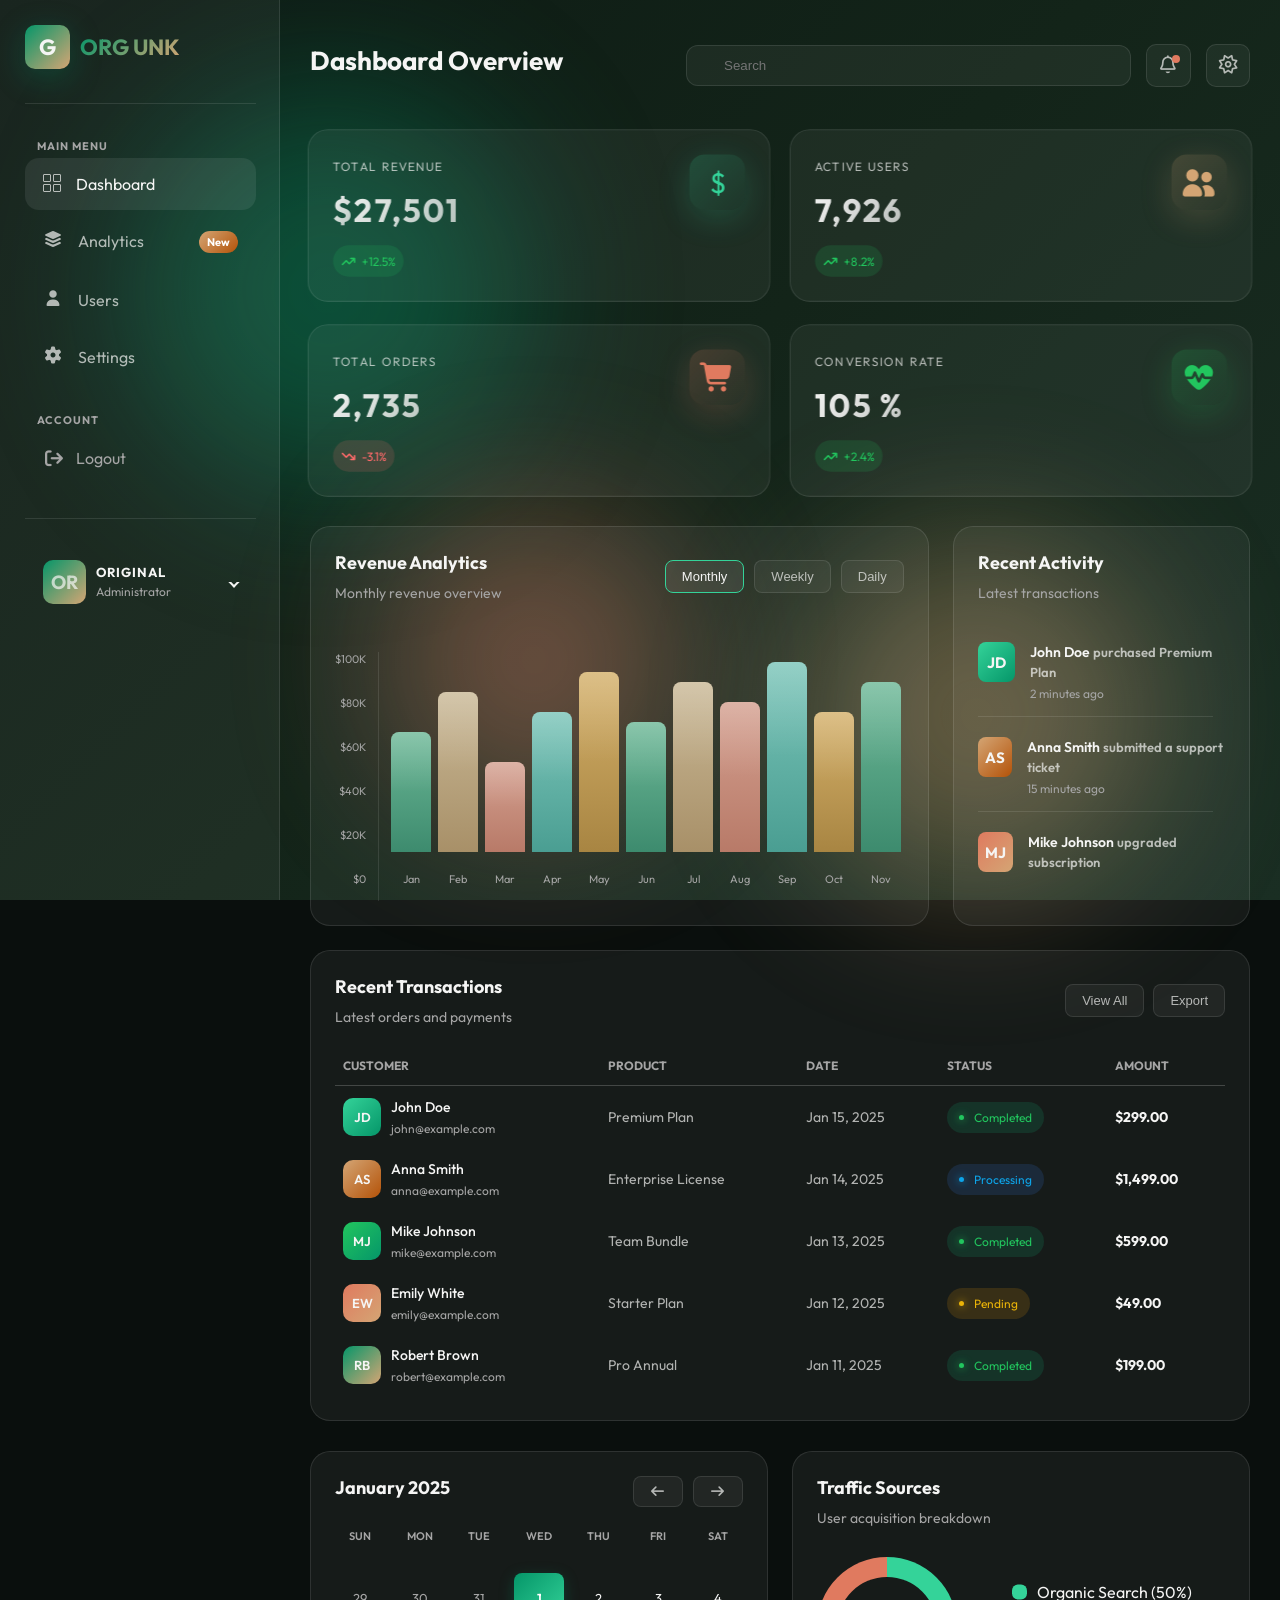
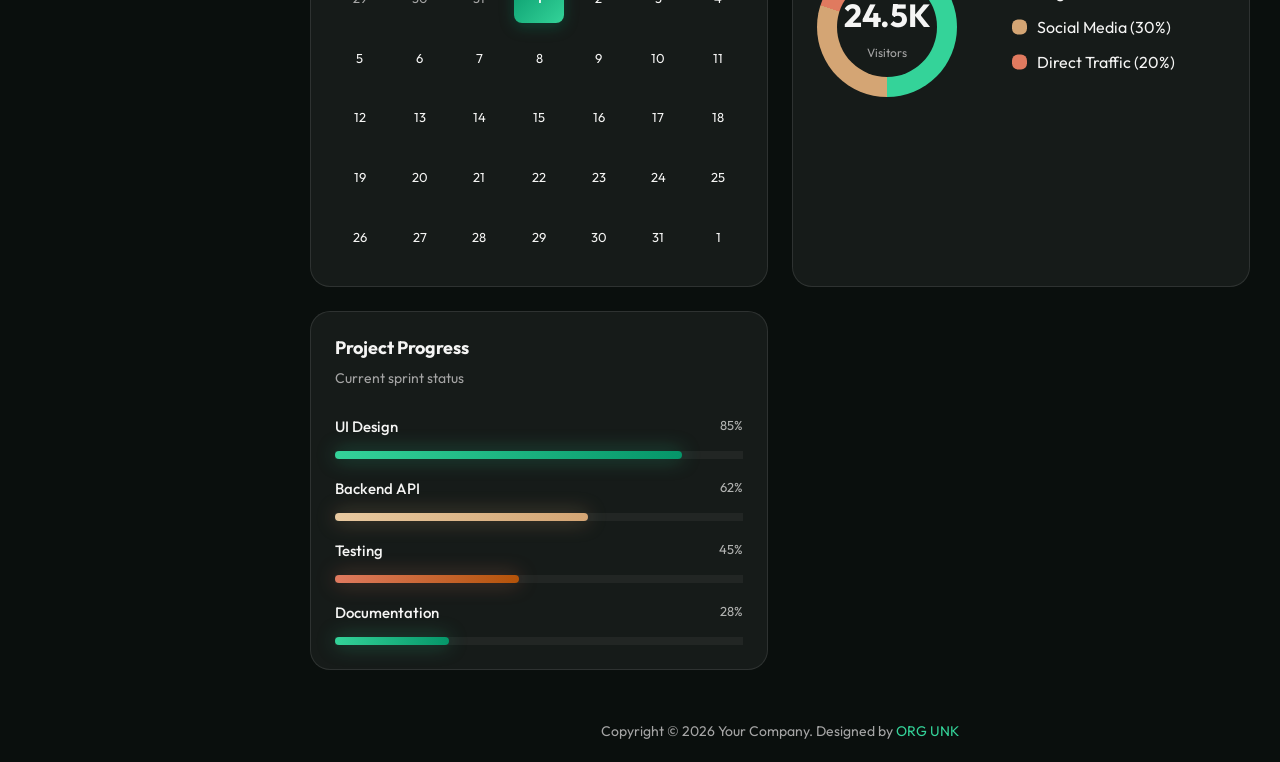
<file: index.html>
<!doctype html>
<html lang="en" data-theme="dark">
  <head>
    <title>Glass Dash | Home</title>
    <meta charset="UTF-8" />
    <meta name="description" content="My Dash Board" />
    <meta name="viewport" content="width=device-width, initial-scale=1.0" />
    <link rel="icon" href="imgs/dashboard.webp" type="image/webp" />
    <link rel="preconnect" href="https://fonts.googleapis.com" />
    <link rel="preconnect" href="https://fonts.gstatic.com" crossorigin="" />
    <link
      href="https://fonts.googleapis.com/css2?family=Outfit:wght@300;400;500;600;700&amp;family=Space+Mono:wght@400;700&amp;display=swap"
      rel="stylesheet"
    />
    <link rel="stylesheet" href="css/all.min.css" />
    <link rel="stylesheet" href="css/constses.css" />
    <link rel="stylesheet" href="css/master.css" />
    <link rel="stylesheet" href="css/responsive.css" />
  </head>
  <body>
    <div class="background"></div>
    <div class="org org-1"></div>
    <div class="org org-2"></div>
    <div class="org org-3"></div>
    <button class="mobile-menu" id="aside-switch" aria-label="Main Menu">
      <span></span>
    </button>
    <aside id="aside">
      <div class="aside holder">
        <div class="aside-logo">
          <span class="letter">G</span>
          <span class="name">ORG UNK</span>
        </div>
        <div class="aside-menu">
          <div class="main-menu">
            <label>Main Menu</label>
            <ul>
              <li>
                <a href="index.html" class="active">
                  <span class="aside-menu-custom-icon">
                    <span></span>
                    <span></span>
                    <span></span>
                    <span></span>
                  </span>
                  <span class="aside-ul-item"> Dashboard </span>
                </a>
              </li>
              <li>
                <a href="analytics.html">
                  <i class="fa-solid fa-layer-group"></i>
                  <span class="aside-ul-item">Analytics</span>
                  <span class="new">New</span>
                </a>
              </li>
              <li>
                <a href="users.html">
                  <i class="fa-solid fa-user"></i>
                  <span class="aside-ul-item">Users</span>
                </a>
              </li>
              <li>
                <a href="settings.html">
                  <i class="fa-solid fa-gear"></i>
                  <span class="aside-ul-item">Settings</span>
                </a>
              </li>
            </ul>
          </div>
        </div>
        <div class="account">
          <label>Account</label>
          <a href="login.html">
            <i class="fa-sharp fa-solid fa-arrow-right-from-bracket"></i>
            <div>Logout</div>
          </a>
        </div>
        <a href="#" class="coder">
          <span>OR</span>
          <div>
            <p>ORIGINAL</p>
            <span>Administrator</span>
          </div>
          <div class="custom-arrow"></div>
        </a>
      </div>
    </aside>
    <main>
      <nav class="main-head">
        <h2>Dashboard Overview</h2>
        <div class="right-nav">
          <div class="parent-search">
            <input type="text" placeholder="Search" />
          </div>
          <button aria-label="Notifications">
            <i class="fa-regular fa-bell"></i>
          </button>
          <button aria-label="Turn Light/Dark" id="switch">
            <i class="fa-regular fa-sun"></i>
            <i class="fa-solid fa-moon" style="display: none"></i>
          </button>
        </div>
      </nav>
      <section class="numbers">
        <div class="box box-1 box-glass-3d">
          <div>
            <span class="box-title">Total Revenue</span>
            <h2 class="box-value">84,254</h2>
            <span class="box-change">
              <i class="fa-solid fa-arrow-trend-up"></i>
              <p>+12.5%</p>
            </span>
          </div>
          <div class="box-icon">$</div>
        </div>
        <div class="box box-2 box-glass-3d">
          <div>
            <span class="box-title">Active Users</span>
            <h2 class="box-value">24,521</h2>
            <span class="box-change">
              <i class="fa-solid fa-arrow-trend-up"></i>
              <p>+8.2%</p>
            </span>
          </div>
          <div class="box-icon">
            <i class="fa-solid fa-user-group"></i>
          </div>
        </div>
        <div class="box box-3 box-glass-3d">
          <div>
            <span class="box-title">Total Orders</span>
            <h2 class="box-value">8,461</h2>
            <span class="box-change">
              <i class="fa-solid fa-arrow-trend-down"></i>
              <p>-3.1%</p>
            </span>
          </div>
          <div class="box-icon">
            <i class="fa-solid fa-cart-shopping"></i>
          </div>
        </div>
        <div class="box box-4 box-glass-3d">
          <div>
            <span class="box-title">Conversion Rate </span>
            <h2 class="box-value">324</h2>
            <span class="box-change">
              <i class="fa-solid fa-arrow-trend-up"></i>
              <p>+2.4%</p>
            </span>
          </div>
          <div class="box-icon">
            <i class="fa-solid fa-heart-pulse"></i>
          </div>
        </div>
      </section>
      <section class="grid-net">
        <div class="widget-regular revenue-analytics">
          <div class="revenue-analytics-head">
            <div class="widget-info">
              <div class="heading">Revenue Analytics</div>
              <div class="describe">Monthly revenue overview</div>
            </div>
            <div class="buttons-control">
              <button class="m-btn-s active">Monthly</button>
              <button class="m-btn-s">Weekly</button>
              <button class="m-btn-s">Daily</button>
            </div>
          </div>
          <div class="revenue-analytics-body">
            <div class="left-numbers">
              <div>$100K</div>
              <div>$80K</div>
              <div>$60K</div>
              <div>$40K</div>
              <div>$20K</div>
              <div>$0</div>
            </div>
            <div class="right-divs">
              <div class="right-div">
                <div class="jan bg-em" style="height: 120px"></div>
                <span>Jan</span>
              </div>
              <div class="right-div">
                <div class="feb bg-go" style="height: 160px"></div>
                <span>Feb</span>
              </div>
              <div class="right-div">
                <div class="mar bg-co" style="height: 90px"></div>
                <span>Mar</span>
              </div>
              <div class="right-div">
                <div class="apr bg-te" style="height: 140px"></div>
                <span>Apr</span>
              </div>
              <div class="right-div">
                <div class="may bg-am" style="height: 180px"></div>
                <span>May</span>
              </div>
              <div class="right-div">
                <div class="jun bg-em" style="height: 130px"></div>
                <span>Jun</span>
              </div>
              <div class="right-div">
                <div class="jul bg-go" style="height: 170px"></div>
                <span>Jul</span>
              </div>
              <div class="right-div">
                <div class="aug bg-co" style="height: 150px"></div>
                <span>Aug</span>
              </div>
              <div class="right-div">
                <div class="sep bg-te" style="height: 190px"></div>
                <span>Sep</span>
              </div>
              <div class="right-div">
                <div class="oct bg-am" style="height: 140px"></div>
                <span>Oct</span>
              </div>
              <div class="right-div">
                <div class="nov bg-em" style="height: 170px"></div>
                <span>Nov</span>
              </div>
              <div class="right-div">
                <div class="dec bg-go" style="height: 200px"></div>
                <span>Dec</span>
              </div>
            </div>
          </div>
        </div>
        <div class="widget-regular recent-activity">
          <div class="widget-info">
            <div class="heading">Recent Activity</div>
            <div class="describe">Latest transactions</div>
          </div>
          <div class="recent-activity-body">
            <div class="process">
              <div class="process-icon">JD</div>
              <div class="process-info">
                <p>John Doe <span>purchased Premium Plan</span></p>
                <span class="process-time-loaded"> 2 minutes ago </span>
              </div>
            </div>
            <div class="process">
              <div class="process-icon">AS</div>
              <div class="process-info">
                <p>Anna Smith <span>submitted a support ticket</span></p>
                <span class="process-time-loaded"> 15 minutes ago </span>
              </div>
            </div>
            <div class="process">
              <div class="process-icon">MJ</div>
              <div class="process-info">
                <p>Mike Johnson <span>upgraded subscription </span></p>
                <span class="process-time-loaded"> 1 hour ago</span>
              </div>
            </div>
            <div class="process">
              <div class="process-icon">EW</div>
              <div class="process-info">
                <p>Emily White <span> completed onboarding</span></p>
                <span class="process-time-loaded"> 2 hours ago</span>
              </div>
            </div>
            <div class="process">
              <div class="process-icon">RB</div>
              <div class="process-info">
                <p>Robert Brown <span>requested refund </span></p>
                <span class="process-time-loaded"> 3 hours ago </span>
              </div>
            </div>
          </div>
        </div>
        <div class="widget-regular recent-transactions">
          <div class="recent-head">
            <div class="widget-info">
              <div class="heading">Recent Transactions</div>
              <div class="describe">Latest orders and payments</div>
            </div>
            <div class="buttons">
              <button class="m-btn-s">View All</button>
              <button class="m-btn-s">Export</button>
            </div>
          </div>
          <div class="recent-body">
            <table>
              <thead>
                <tr>
                  <th>Customer</th>
                  <th>Product</th>
                  <th>Date</th>
                  <th>Status</th>
                  <th>Amount</th>
                </tr>
              </thead>
              <tbody>
                <tr>
                  <td>
                    <div>
                      <div>JD</div>
                      <div>
                        <span>John Doe</span>
                        <p>john@example.com</p>
                      </div>
                    </div>
                  </td>
                  <td>Premium Plan</td>
                  <td>Jan 15, 2025</td>
                  <td>
                    <div class="status done">Completed</div>
                  </td>
                  <td>$299.00</td>
                </tr>
                <tr>
                  <td>
                    <div>
                      <div>AS</div>
                      <div>
                        <span>Anna Smith</span>
                        <p>anna@example.com</p>
                      </div>
                    </div>
                  </td>
                  <td>Enterprise License</td>
                  <td>Jan 14, 2025</td>
                  <td>
                    <div class="status working">Processing</div>
                  </td>
                  <td>$1,499.00</td>
                </tr>
                <tr>
                  <td>
                    <div>
                      <div>MJ</div>
                      <div>
                        <span>Mike Johnson</span>
                        <p>mike@example.com</p>
                      </div>
                    </div>
                  </td>
                  <td>Team Bundle</td>
                  <td>Jan 13, 2025</td>
                  <td>
                    <div class="status done">Completed</div>
                  </td>
                  <td>$599.00</td>
                </tr>
                <tr>
                  <td>
                    <div>
                      <div>EW</div>
                      <div>
                        <span>Emily White</span>
                        <p>emily@example.com</p>
                      </div>
                    </div>
                  </td>
                  <td>Starter Plan</td>
                  <td>Jan 12, 2025</td>
                  <td>
                    <div class="status pending">Pending</div>
                  </td>
                  <td>$49.00</td>
                </tr>
                <tr>
                  <td>
                    <div>
                      <div>RB</div>
                      <div>
                        <span>Robert Brown</span>
                        <p>robert@example.com</p>
                      </div>
                    </div>
                  </td>
                  <td>Pro Annual</td>
                  <td>Jan 11, 2025</td>
                  <td>
                    <div class="status done">Completed</div>
                  </td>
                  <td>$199.00</td>
                </tr>
              </tbody>
            </table>
          </div>
        </div>
      </section>
      <section class="grid-net-2">
        <div class="widget-regular cal">
          <div class="cal-head">
            <div class="widget-info">
              <div class="heading">January 2025</div>
            </div>
            <div class="btns">
              <button aria-label="To Left" class="m-btn-s">
                <i class="fa fa-arrow-left"></i>
              </button>
              <button aria-label="To right" class="m-btn-s">
                <i class="fa fa-arrow-right"></i>
              </button>
            </div>
          </div>
          <div class="cal-body">
            <div class="days-numbers">
              <span class="cal-name-day">Sun</span>
              <span class="cal-name-day">Mon</span>
              <span class="cal-name-day">Tue</span>
              <span class="cal-name-day">Wed</span>
              <span class="cal-name-day">Thu</span>
              <span class="cal-name-day">Fri</span>
              <span class="cal-name-day">Sat</span>
              <span class="cal-day previous">29</span>
              <span class="cal-day previous">30</span>
              <span class="cal-day previous">31</span>
              <span class="cal-day today">1</span>
              <span class="cal-day">2</span>
              <span class="cal-day">3</span>
              <span class="cal-day">4</span>
              <span class="cal-day">5</span>
              <span class="cal-day">6</span>
              <span class="cal-day">7</span>
              <span class="cal-day">8</span>
              <span class="cal-day">9</span>
              <span class="cal-day">10</span>
              <span class="cal-day">11</span>
              <span class="cal-day">12</span>
              <span class="cal-day">13</span>
              <span class="cal-day">14</span>
              <span class="cal-day">15</span>
              <span class="cal-day">16</span>
              <span class="cal-day">17</span>
              <span class="cal-day">18</span>
              <span class="cal-day">19</span>
              <span class="cal-day">20</span>
              <span class="cal-day">21</span>
              <span class="cal-day">22</span>
              <span class="cal-day">23</span>
              <span class="cal-day">24</span>
              <span class="cal-day">25</span>
              <span class="cal-day">26</span>
              <span class="cal-day">27</span>
              <span class="cal-day">28</span>
              <span class="cal-day">29</span>
              <span class="cal-day">30</span>
              <span class="cal-day">31</span>
              <span class="cal-day pervious">1</span>
            </div>
          </div>
        </div>
        <div class="widget-regular traffic">
          <div class="traffic-head">
            <div class="widget-info">
              <div class="heading">Traffic Sources</div>
              <div class="describe">User acquisition breakdown</div>
            </div>
          </div>
          <div class="traffic-body">
            <div>
              <div class="shape">
                <span>24.5K</span>
                <p>Visitors</p>
              </div>
            </div>
            <div class="info-numbers">
              <div>Organic Search (50%)</div>
              <div>Social Media (30%)</div>
              <div>Direct Traffic (20%)</div>
            </div>
          </div>
        </div>
        <div class="widget-regular project-pro">
          <div class="project-pro-head">
            <div class="widget-info">
              <div class="heading">Project Progress</div>
              <div class="describe">Current sprint status</div>
            </div>
          </div>
          <div class="project-pro-body">
            <div class="box">
              <div class="progress-info">
                <span>UI Design</span> <span>85%</span>
              </div>
              <div class="progress-road">
                <div class="progress" style="width: 85%"></div>
              </div>
            </div>
            <div class="box">
              <div class="progress-info">
                <span>Backend API</span> <span>62%</span>
              </div>
              <div class="progress-road">
                <div class="progress" style="width: 62%"></div>
              </div>
            </div>
            <div class="box">
              <div class="progress-info">
                <span>Testing</span> <span>45%</span>
              </div>
              <div class="progress-road">
                <div class="progress" style="width: 45%"></div>
              </div>
            </div>
            <div class="box">
              <div class="progress-info">
                <span>Documentation</span>
                <span>28%</span>
              </div>
              <div class="progress-road">
                <div class="progress" style="width: 28%"></div>
              </div>
            </div>
          </div>
        </div>
      </section>
    </main>
    <footer>
      <p>Copyright © 2026 Your Company. Designed by <span>ORG UNK</span></p>
    </footer>
    <script src="js/main.js"></script>
  </body>
</html>
</file>
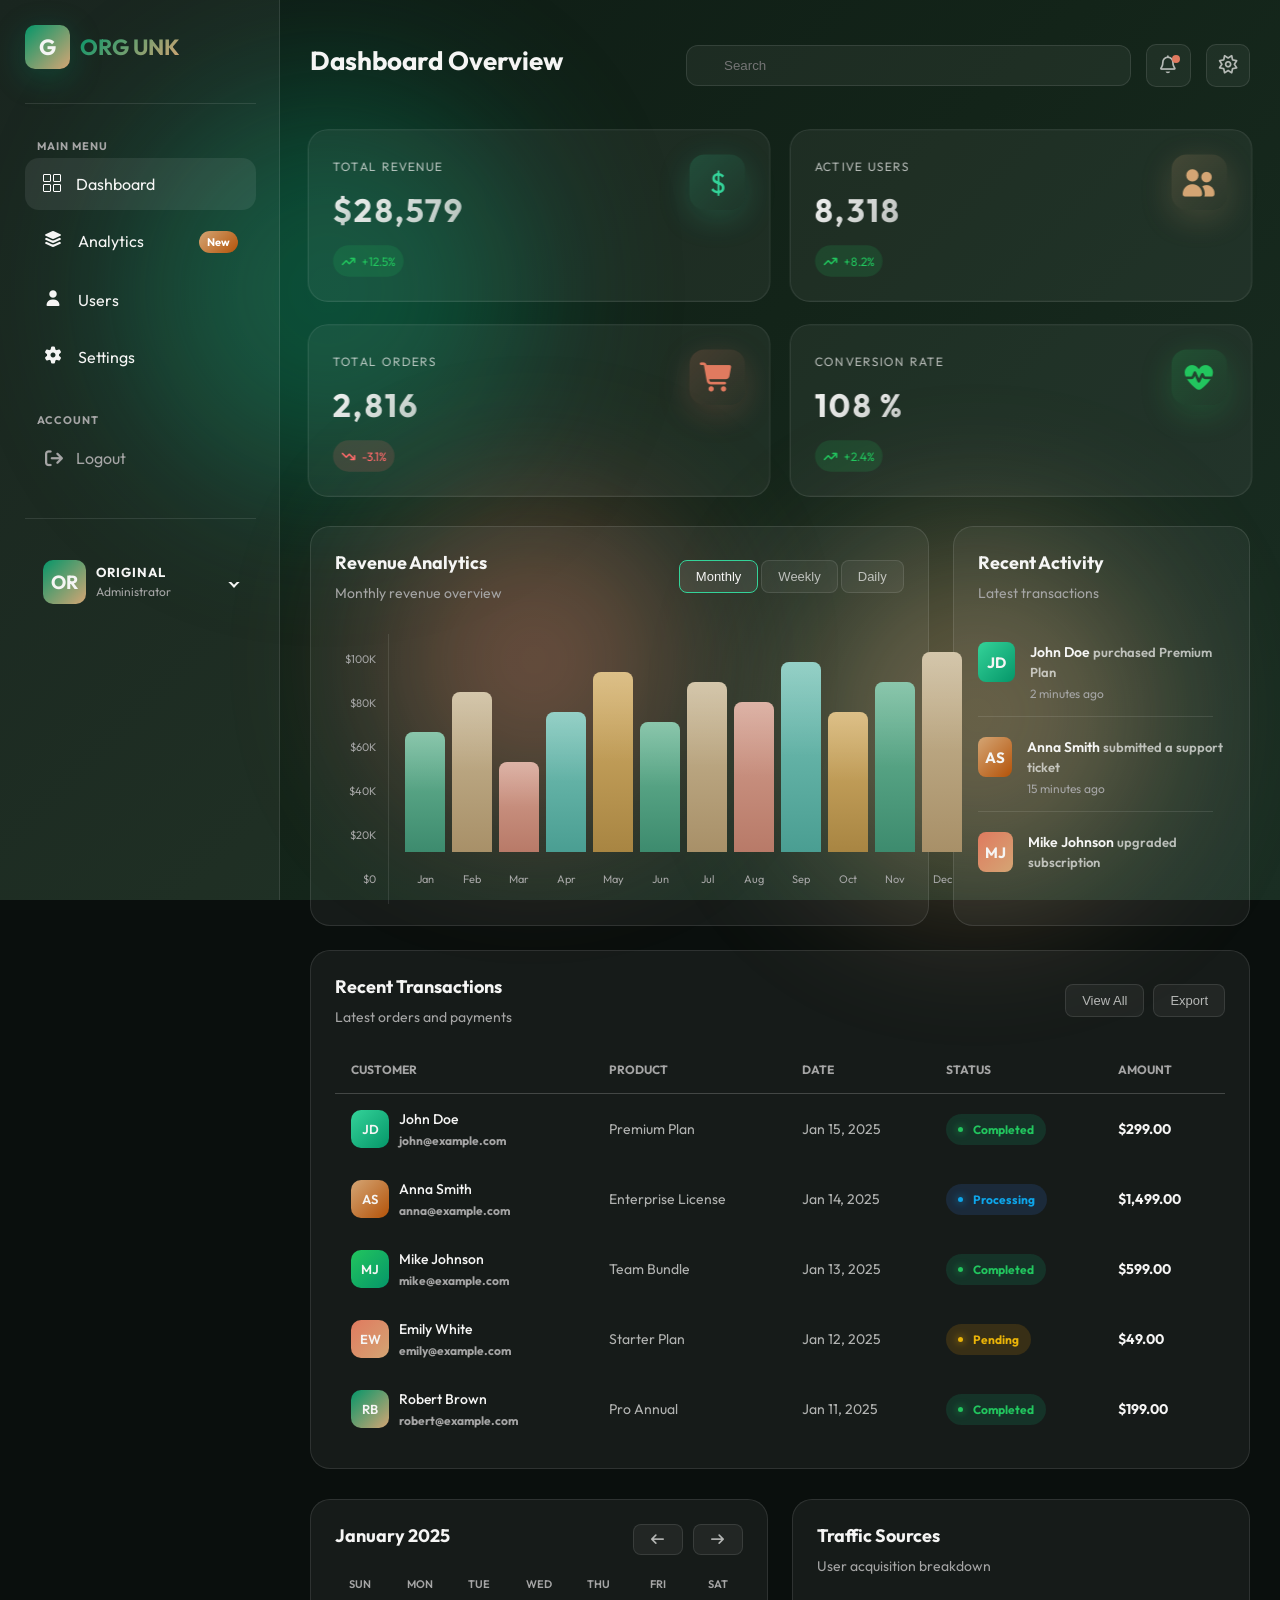
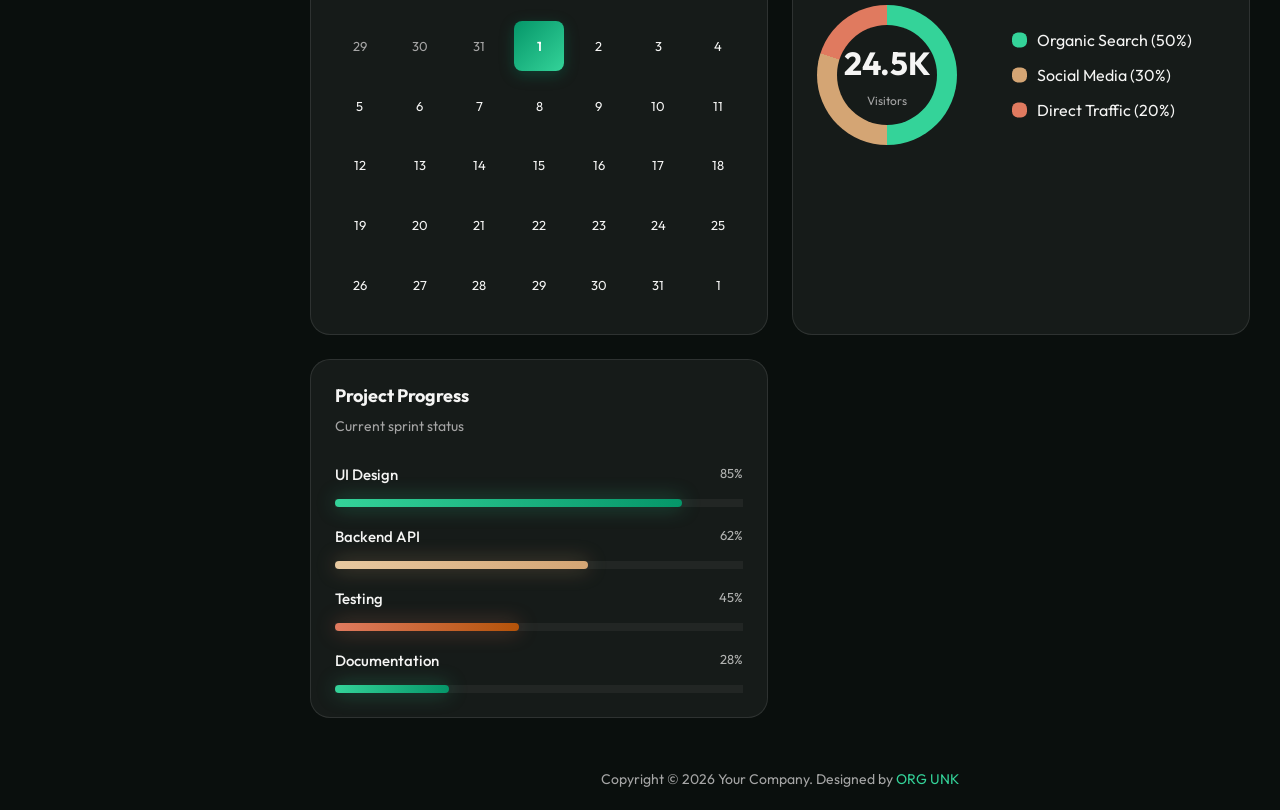
<file: css/index.html>
<!doctype html>
<html lang="en" data-theme="dark">
  <head>
    <title>Glass Dash</title>
    <meta charset="UTF-8" />
    <meta name="description" content="My Dash Board" />
    <meta name="viewport" content="width=device-width, initial-scale=1.0" />
    <link rel="icon" href="dashboard.webp" type="image/png" />
    <link rel="preconnect" href="https://fonts.googleapis.com" />
    <link rel="preconnect" href="https://fonts.gstatic.com" crossorigin="" />
    <link
      href="https://fonts.googleapis.com/css2?family=Outfit:wght@300;400;500;600;700&amp;family=Space+Mono:wght@400;700&amp;display=swap"
      rel="stylesheet"
    />
    <link rel="stylesheet" href="css/all.min.css" />
    <link rel="stylesheet" href="css/constses.css" />
    <link rel="stylesheet" href="css/master.css" />
    <link rel="stylesheet" href="css/responsive.css" />
  </head>
  <body>
    <div class="background"></div>
    <div class="org org-1"></div>
    <div class="org org-2"></div>
    <div class="org org-3"></div>
    <button class="mobile-menu" id="aside-switch"><span></span></button>
    <aside id="aside">
      <div class="aside holder">
        <div class="aside-logo">
          <span class="letter">G</span>
          <span class="name">ORG UNK</span>
        </div>
        <div class="aside-menu">
          <div class="main-menu">
            <label>Main Menu</label>
            <ul>
              <li>
                <a href="#" class="active">
                  <span class="aside-menu-custom-icon">
                    <span></span>
                    <span></span>
                    <span></span>
                    <span></span>
                  </span>
                  <span class="aside-ul-item"> Dashboard </span>
                </a>
              </li>
              <li>
                <a href="#">
                  <i class="fa-solid fa-layer-group"></i>
                  <span class="aside-ul-item">Analytics</span>
                  <span class="new">New</span>
                </a>
              </li>
              <li>
                <a href="#">
                  <i class="fa-solid fa-user"></i>
                  <span class="aside-ul-item">Users</span>
                </a>
              </li>
              <li>
                <a href="#">
                  <i class="fa-solid fa-gear"></i>
                  <span class="aside-ul-item">Settings</span>
                </a>
              </li>
            </ul>
          </div>
        </div>
        <div class="account">
          <label>Account</label>
          <a href="#">
            <i class="fa-sharp fa-solid fa-arrow-right-from-bracket"></i>
            <div>Logout</div>
          </a>
        </div>
        <a href="#" class="coder">
          <span>OR</span>
          <div>
            <p>ORIGINAL</p>
            <span>Administrator</span>
          </div>
          <div class="custom-arrow"></div>
        </a>
      </div>
    </aside>
    <main>
      <nav class="main-head">
        <h2>Dashboard Overview</h2>
        <div class="right-nav">
          <div class="parent-search">
            <input type="text" placeholder="Search" />
          </div>
          <button aria-label="Notifications">
            <i class="fa-regular fa-bell"></i>
          </button>
          <button aria-label="Turn Light/Dark" id="switch">
            <i class="fa-regular fa-sun"></i>
            <i class="fa-solid fa-moon" style="display: none"></i>
          </button>
        </div>
      </nav>
      <section class="numbers">
        <div class="box box-1 box-glass-3d">
          <div>
            <span class="box-title">Total Revenue</span>
            <h2 class="box-value">84,254</h2>
            <span class="box-change">
              <i class="fa-solid fa-arrow-trend-up"></i>
              <p>+12.5%</p>
            </span>
          </div>
          <div class="box-icon">$</div>
        </div>
        <div class="box box-2 box-glass-3d">
          <div>
            <span class="box-title">Active Users</span>
            <h2 class="box-value">24,521</h2>
            <span class="box-change">
              <i class="fa-solid fa-arrow-trend-up"></i>
              <p>+8.2%</p>
            </span>
          </div>
          <div class="box-icon">
            <i class="fa-solid fa-user-group"></i>
          </div>
        </div>
        <div class="box box-3 box-glass-3d">
          <div>
            <span class="box-title">Total Orders</span>
            <h2 class="box-value">8,461</h2>
            <span class="box-change">
              <i class="fa-solid fa-arrow-trend-down"></i>
              <p>-3.1%</p>
            </span>
          </div>
          <div class="box-icon">
            <i class="fa-solid fa-cart-shopping"></i>
          </div>
        </div>
        <div class="box box-4 box-glass-3d">
          <div>
            <span class="box-title">Conversion Rate </span>
            <h2 class="box-value">324</h2>
            <span class="box-change">
              <i class="fa-solid fa-arrow-trend-up"></i>
              <p>+2.4%</p>
            </span>
          </div>
          <div class="box-icon">
            <i class="fa-solid fa-heart-pulse"></i>
          </div>
        </div>
      </section>
      <section class="grid-net">
        <div class="widget-regular revenue-analytics">
          <div class="revenue-analytics-head">
            <div class="widget-info">
              <div class="heading">Revenue Analytics</div>
              <div class="describe">Monthly revenue overview</div>
            </div>
            <div class="buttons-control">
              <button class="m-btn-s active">Monthly</button>
              <button class="m-btn-s">Weekly</button>
              <button class="m-btn-s">Daily</button>
            </div>
          </div>
          <div class="revenue-analytics-body">
            <div class="left-numbers">
              <div>$100K</div>
              <div>$80K</div>
              <div>$60K</div>
              <div>$40K</div>
              <div>$20K</div>
              <div>$0</div>
            </div>
            <div class="right-divs">
              <div class="right-div">
                <div class="jan bg-em" style="height: 120px"></div>
                <span>Jan</span>
              </div>
              <div class="right-div">
                <div class="feb bg-go" style="height: 160px"></div>
                <span>Feb</span>
              </div>
              <div class="right-div">
                <div class="mar bg-co" style="height: 90px"></div>
                <span>Mar</span>
              </div>
              <div class="right-div">
                <div class="apr bg-te" style="height: 140px"></div>
                <span>Apr</span>
              </div>
              <div class="right-div">
                <div class="may bg-am" style="height: 180px"></div>
                <span>May</span>
              </div>
              <div class="right-div">
                <div class="jun bg-em" style="height: 130px"></div>
                <span>Jun</span>
              </div>
              <div class="right-div">
                <div class="jul bg-go" style="height: 170px"></div>
                <span>Jul</span>
              </div>
              <div class="right-div">
                <div class="aug bg-co" style="height: 150px"></div>
                <span>Aug</span>
              </div>
              <div class="right-div">
                <div class="sep bg-te" style="height: 190px"></div>
                <span>Sep</span>
              </div>
              <div class="right-div">
                <div class="oct bg-am" style="height: 140px"></div>
                <span>Oct</span>
              </div>
              <div class="right-div">
                <div class="nov bg-em" style="height: 170px"></div>
                <span>Nov</span>
              </div>
              <div class="right-div">
                <div class="dec bg-go" style="height: 200px"></div>
                <span>Dec</span>
              </div>
            </div>
          </div>
        </div>
        <div class="widget-regular recent-activity">
          <div class="widget-info">
            <div class="heading">Recent Activity</div>
            <div class="describe">Latest transactions</div>
          </div>
          <div class="recent-activity-body">
            <div class="process">
              <div class="process-icon">JD</div>
              <div class="process-info">
                <p>John Doe <span>purchased Premium Plan</span></p>
                <span class="process-time-loaded"> 2 minutes ago </span>
              </div>
            </div>
            <div class="process">
              <div class="process-icon">AS</div>
              <div class="process-info">
                <p>Anna Smith <span>submitted a support ticket</span></p>
                <span class="process-time-loaded"> 15 minutes ago </span>
              </div>
            </div>
            <div class="process">
              <div class="process-icon">MJ</div>
              <div class="process-info">
                <p>Mike Johnson <span>upgraded subscription </span></p>
                <span class="process-time-loaded"> 1 hour ago</span>
              </div>
            </div>
            <div class="process">
              <div class="process-icon">EW</div>
              <div class="process-info">
                <p>Emily White <span> completed onboarding</span></p>
                <span class="process-time-loaded"> 2 hours ago</span>
              </div>
            </div>
            <div class="process">
              <div class="process-icon">RB</div>
              <div class="process-info">
                <p>Robert Brown <span>requested refund </span></p>
                <span class="process-time-loaded"> 3 hours ago </span>
              </div>
            </div>
          </div>
        </div>
        <div class="widget-regular recent-transactions">
          <div class="recent-head">
            <div class="widget-info">
              <div class="heading">Recent Transactions</div>
              <div class="describe">Latest orders and payments</div>
            </div>
            <div class="buttons">
              <button class="m-btn-s">View All</button>
              <button class="m-btn-s">Export</button>
            </div>
          </div>
          <div class="recent-body">
            <table>
              <thead>
                <tr>
                  <th>Customer</th>
                  <th>Product</th>
                  <th>Date</th>
                  <th>Status</th>
                  <th>Amount</th>
                </tr>
              </thead>
              <tbody>
                <tr>
                  <td>
                    <div>
                      <div>JD</div>
                      <div>
                        <span>John Doe</span>
                        <p>john@example.com</p>
                      </div>
                    </div>
                  </td>
                  <td>Premium Plan</td>
                  <td>Jan 15, 2025</td>
                  <td>
                    <div class="status done">Completed</div>
                  </td>
                  <td>$299.00</td>
                </tr>
                <tr>
                  <td>
                    <div>
                      <div>AS</div>
                      <div>
                        <span>Anna Smith</span>
                        <p>anna@example.com</p>
                      </div>
                    </div>
                  </td>
                  <td>Enterprise License</td>
                  <td>Jan 14, 2025</td>
                  <td>
                    <div class="status working">Processing</div>
                  </td>
                  <td>$1,499.00</td>
                </tr>
                <tr>
                  <td>
                    <div>
                      <div>MJ</div>
                      <div>
                        <span>Mike Johnson</span>
                        <p>mike@example.com</p>
                      </div>
                    </div>
                  </td>
                  <td>Team Bundle</td>
                  <td>Jan 13, 2025</td>
                  <td>
                    <div class="status done">Completed</div>
                  </td>
                  <td>$599.00</td>
                </tr>
                <tr>
                  <td>
                    <div>
                      <div>EW</div>
                      <div>
                        <span>Emily White</span>
                        <p>emily@example.com</p>
                      </div>
                    </div>
                  </td>
                  <td>Starter Plan</td>
                  <td>Jan 12, 2025</td>
                  <td>
                    <div class="status pending">Pending</div>
                  </td>
                  <td>$49.00</td>
                </tr>
                <tr>
                  <td>
                    <div>
                      <div>RB</div>
                      <div>
                        <span>Robert Brown</span>
                        <p>robert@example.com</p>
                      </div>
                    </div>
                  </td>
                  <td>Pro Annual</td>
                  <td>Jan 11, 2025</td>
                  <td>
                    <div class="status done">Completed</div>
                  </td>
                  <td>$199.00</td>
                </tr>
              </tbody>
            </table>
          </div>
        </div>
      </section>
      <section class="grid-net-2">
        <div class="widget-regular cal">
          <div class="cal-head">
            <div class="widget-info">
              <div class="heading">January 2025</div>
            </div>
            <div class="btns">
              <button aria-label="To Left" class="m-btn-s">
                <i class="fa fa-arrow-left"></i>
              </button>
              <button aria-label="To right" class="m-btn-s">
                <i class="fa fa-arrow-right"></i>
              </button>
            </div>
          </div>
          <div class="cal-body">
            <div class="days-numbers">
              <span class="cal-name-day">Sun</span>
              <span class="cal-name-day">Mon</span>
              <span class="cal-name-day">Tue</span>
              <span class="cal-name-day">Wed</span>
              <span class="cal-name-day">Thu</span>
              <span class="cal-name-day">Fri</span>
              <span class="cal-name-day">Sat</span>
              <span class="cal-day previous">29</span>
              <span class="cal-day previous">30</span>
              <span class="cal-day previous">31</span>
              <span class="cal-day today">1</span>
              <span class="cal-day">2</span>
              <span class="cal-day">3</span>
              <span class="cal-day">4</span>
              <span class="cal-day">5</span>
              <span class="cal-day">6</span>
              <span class="cal-day">7</span>
              <span class="cal-day">8</span>
              <span class="cal-day">9</span>
              <span class="cal-day">10</span>
              <span class="cal-day">11</span>
              <span class="cal-day">12</span>
              <span class="cal-day">13</span>
              <span class="cal-day">14</span>
              <span class="cal-day">15</span>
              <span class="cal-day">16</span>
              <span class="cal-day">17</span>
              <span class="cal-day">18</span>
              <span class="cal-day">19</span>
              <span class="cal-day">20</span>
              <span class="cal-day">21</span>
              <span class="cal-day">22</span>
              <span class="cal-day">23</span>
              <span class="cal-day">24</span>
              <span class="cal-day">25</span>
              <span class="cal-day">26</span>
              <span class="cal-day">27</span>
              <span class="cal-day">28</span>
              <span class="cal-day">29</span>
              <span class="cal-day">30</span>
              <span class="cal-day">31</span>
              <span class="cal-day pervious">1</span>
            </div>
          </div>
        </div>
        <div class="widget-regular traffic">
          <div class="traffic-head">
            <div class="widget-info">
              <div class="heading">Traffic Sources</div>
              <div class="describe">User acquisition breakdown</div>
            </div>
          </div>
          <div class="traffic-body">
            <div>
              <div class="shape">
                <span>24.5K</span>
                <p>Visitors</p>
              </div>
            </div>
            <div class="info-numbers">
              <div>Organic Search (50%)</div>
              <div>Social Media (30%)</div>
              <div>Direct Traffic (20%)</div>
            </div>
          </div>
        </div>
        <div class="widget-regular project-pro">
          <div class="project-pro-head">
            <div class="widget-info">
              <div class="heading">Project Progress</div>
              <div class="describe">Current sprint status</div>
            </div>
          </div>
          <div class="project-pro-body">
            <div class="box">
              <div class="progress-info">
                <span>UI Design</span> <span>85%</span>
              </div>
              <div class="progress-road">
                <div class="progress" style="width: 85%"></div>
              </div>
            </div>
            <div class="box">
              <div class="progress-info">
                <span>Backend API</span> <span>62%</span>
              </div>
              <div class="progress-road">
                <div class="progress" style="width: 62%"></div>
              </div>
            </div>
            <div class="box">
              <div class="progress-info">
                <span>Testing</span> <span>45%</span>
              </div>
              <div class="progress-road">
                <div class="progress" style="width: 45%"></div>
              </div>
            </div>
            <div class="box">
              <div class="progress-info">
                <span>Documentation</span>
                <span>28%</span>
              </div>
              <div class="progress-road">
                <div class="progress" style="width: 28%"></div>
              </div>
            </div>
          </div>
        </div>
      </section>
    </main>
    <footer>
      <p>Copyright © 2026 Your Company. Designed by <span>ORG UNK</span></p>
    </footer>
    <script src="js/main.js"></script>
  </body>
</html>
</file>
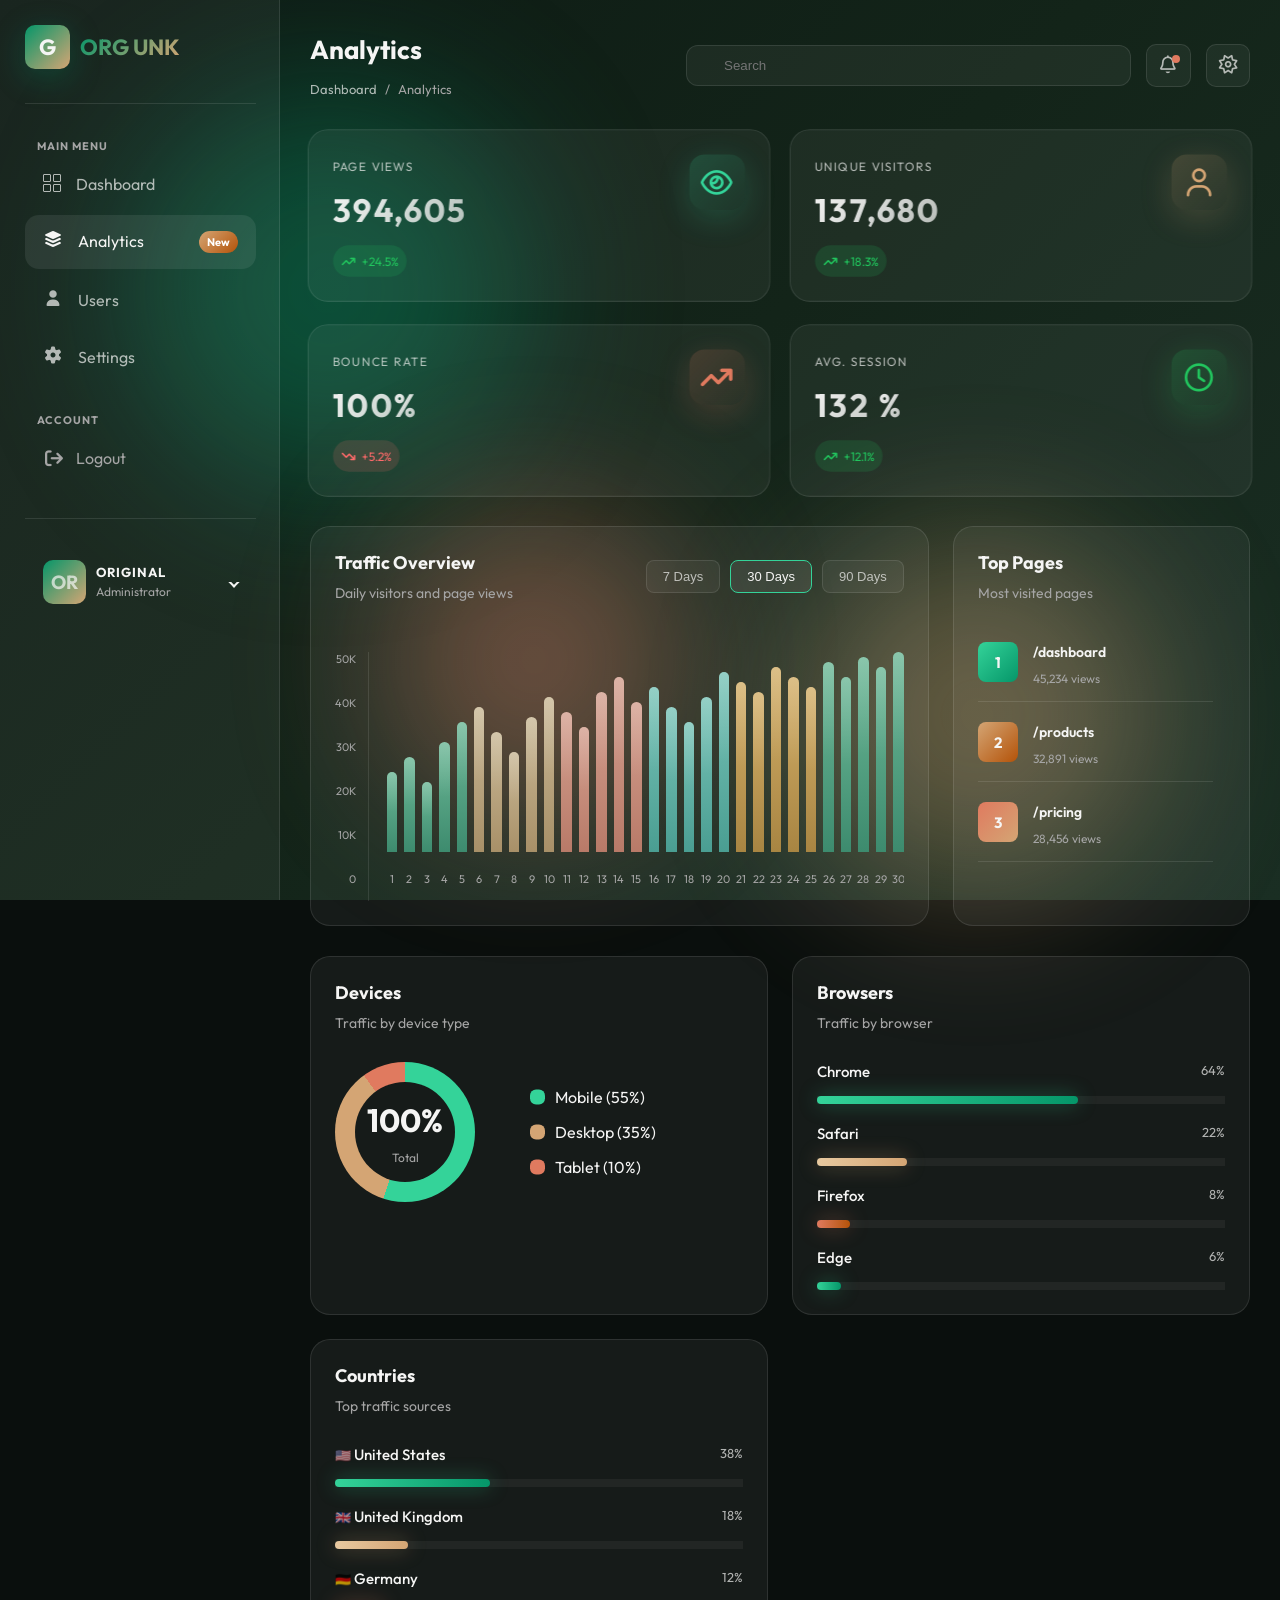
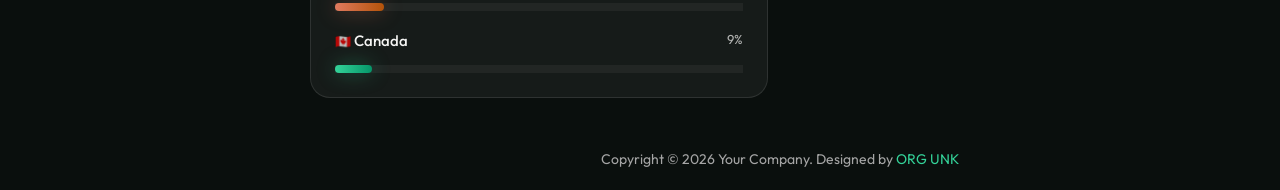
<file: analytics.html>
<!doctype html>
<html lang="en" data-theme="dark">
  <head>
    <title>Glass Dash | Analytics</title>
    <meta charset="UTF-8" />
    <meta name="description" content="My Dash Board" />
    <meta name="viewport" content="width=device-width, initial-scale=1.0" />
    <link rel="icon" href="imgs/dashboard.webp" type="image/webp" />
    <link rel="preconnect" href="https://fonts.googleapis.com" />
    <link rel="preconnect" href="https://fonts.gstatic.com" crossorigin="" />
    <link
      href="https://fonts.googleapis.com/css2?family=Outfit:wght@300;400;500;600;700&amp;family=Space+Mono:wght@400;700&amp;display=swap"
      rel="stylesheet"
    />
    <link rel="stylesheet" href="css/all.min.css" />
    <link rel="stylesheet" href="css/constses.css" />
    <link rel="stylesheet" href="css/master.css" />
    <link rel="stylesheet" href="css/responsive.css" />
  </head>
  <body>
    <div class="background"></div>
    <div class="org org-1"></div>
    <div class="org org-2"></div>
    <div class="org org-3"></div>
    <button class="mobile-menu" id="aside-switch" aria-label="Main Menu">
      <span></span>
    </button>
    <aside id="aside">
      <div class="aside holder">
        <div class="aside-logo">
          <span class="letter">G</span>
          <span class="name">ORG UNK</span>
        </div>
        <div class="aside-menu">
          <div class="main-menu">
            <label>Main Menu</label>
            <ul>
              <li>
                <a href="index.html">
                  <span class="aside-menu-custom-icon">
                    <span></span>
                    <span></span>
                    <span></span>
                    <span></span>
                  </span>
                  <span class="aside-ul-item"> Dashboard </span>
                </a>
              </li>
              <li>
                <a href="analytics.html" class="active">
                  <i class="fa-solid fa-layer-group"></i>
                  <span class="aside-ul-item">Analytics</span>
                  <span class="new">New</span>
                </a>
              </li>
              <li>
                <a href="users.html">
                  <i class="fa-solid fa-user"></i>
                  <span class="aside-ul-item">Users</span>
                </a>
              </li>
              <li>
                <a href="settings.html">
                  <i class="fa-solid fa-gear"></i>
                  <span class="aside-ul-item">Settings</span>
                </a>
              </li>
            </ul>
          </div>
        </div>
        <div class="account">
          <label>Account</label>
          <a href="login.html">
            <i class="fa-sharp fa-solid fa-arrow-right-from-bracket"></i>
            <div>Logout</div>
          </a>
        </div>
        <a href="#" class="coder">
          <span>OR</span>
          <div>
            <p>ORIGINAL</p>
            <span>Administrator</span>
          </div>
          <div class="custom-arrow"></div>
        </a>
      </div>
    </aside>
    <main>
      <nav class="main-head main-head-analytics">
        <div class="left-nav">
          <h2>Analytics</h2>
          <div>
            <p>
              <a href="index.html">Dashboard</a>
              <span>/</span>
              <span>Analytics</span>
            </p>
          </div>
        </div>
        <div class="right-nav">
          <div class="parent-search">
            <input type="text" placeholder="Search" />
          </div>
          <button aria-label="Notifications">
            <i class="fa-regular fa-bell"></i>
          </button>
          <button aria-label="Turn Light/Dark" id="switch">
            <i class="fa-regular fa-sun"></i>
            <i class="fa-solid fa-moon" style="display: none"></i>
          </button>
        </div>
      </nav>
      <section class="numbers">
        <div class="box box-1 box-1-analytics box-glass-3d">
          <div>
            <span class="box-title">Page Views</span>
            <h2 class="box-value">1,284,521</h2>
            <span class="box-change">
              <i class="fa-solid fa-arrow-trend-up"></i>
              <p>+24.5%</p>
            </span>
          </div>
          <div class="box-icon"><i class="fa-regular fa-eye"></i></div>
        </div>
        <div class="box box-2 box-glass-3d">
          <div>
            <span class="box-title">Unique Visitors</span>
            <h2 class="box-value">452,892</h2>
            <span class="box-change">
              <i class="fa-solid fa-arrow-trend-up"></i>
              <p>+18.3%</p>
            </span>
          </div>
          <div class="box-icon">
            <i class="fa-regular fa-user"></i>
          </div>
        </div>
        <div class="box box-3 box-3-analytics box-glass-3d">
          <div>
            <span class="box-title">Bounce Rate</span>
            <h2 class="box-value">328</h2>
            <span class="box-change">
              <i class="fa-solid fa-arrow-trend-down"></i>
              <p>+5.2%</p>
            </span>
          </div>
          <div class="box-icon">
            <i class="fa-solid fa-arrow-trend-up"></i>
          </div>
        </div>
        <div class="box box-4 box-4-analytics box-glass-3d">
          <div>
            <span class="box-title">Avg. Session</span>
            <h2 class="box-value">432</h2>
            <span class="box-change">
              <i class="fa-solid fa-arrow-trend-up"></i>
              <p>+12.1%</p>
            </span>
          </div>
          <div class="box-icon">
            <i class="fa-regular fa-clock"></i>
          </div>
        </div>
      </section>
      <section class="grid-net">
        <div class="widget-regular revenue-analytics">
          <div class="revenue-analytics-head">
            <div class="widget-info">
              <div class="heading">Traffic Overview</div>
              <div class="describe">Daily visitors and page views</div>
            </div>
            <div class="buttons-control">
              <button class="m-btn-s">7 Days</button>
              <button class="m-btn-s active">30 Days</button>
              <button class="m-btn-s">90 Days</button>
            </div>
          </div>
          <div class="revenue-analytics-body">
            <div class="left-numbers">
              <div>50K</div>
              <div>40K</div>
              <div>30K</div>
              <div>20K</div>
              <div>10K</div>
              <div>0</div>
            </div>
            <div class="right-divs right-divs-analytics">
              <div class="right-div">
                <div class="jan bg-em" style="height: 80px"></div>
                <span>1</span>
              </div>
              <div class="right-div">
                <div class="feb bg-em" style="height: 95px"></div>
                <span>2</span>
              </div>
              <div class="right-div">
                <div class="mar bg-em" style="height: 70px"></div>
                <span>3</span>
              </div>
              <div class="right-div">
                <div class="apr bg-em" style="height: 110px"></div>
                <span>4</span>
              </div>
              <div class="right-div">
                <div class="may bg-em" style="height: 130px"></div>
                <span>5</span>
              </div>

              <div class="right-div">
                <div class="jun bg-go" style="height: 145px"></div>
                <span>6</span>
              </div>
              <div class="right-div">
                <div class="jul bg-go" style="height: 120px"></div>
                <span>7</span>
              </div>
              <div class="right-div">
                <div class="aug bg-go" style="height: 100px"></div>
                <span>8</span>
              </div>
              <div class="right-div">
                <div class="sep bg-go" style="height: 135px"></div>
                <span>9</span>
              </div>
              <div class="right-div">
                <div class="oct bg-go" style="height: 155px"></div>
                <span>10</span>
              </div>

              <div class="right-div">
                <div class="nov bg-co" style="height: 140px"></div>
                <span>11</span>
              </div>
              <div class="right-div">
                <div class="dec bg-co" style="height: 125px"></div>
                <span>12</span>
              </div>
              <div class="right-div">
                <div class="jan bg-co" style="height: 160px"></div>
                <span>13</span>
              </div>
              <div class="right-div">
                <div class="feb bg-co" style="height: 175px"></div>
                <span>14</span>
              </div>
              <div class="right-div">
                <div class="mar bg-co" style="height: 150px"></div>
                <span>15</span>
              </div>

              <div class="right-div">
                <div class="apr bg-te" style="height: 165px"></div>
                <span>16</span>
              </div>
              <div class="right-div">
                <div class="may bg-te" style="height: 145px"></div>
                <span>17</span>
              </div>
              <div class="right-div">
                <div class="jun bg-te" style="height: 130px"></div>
                <span>18</span>
              </div>
              <div class="right-div">
                <div class="jul bg-te" style="height: 155px"></div>
                <span>19</span>
              </div>
              <div class="right-div">
                <div class="aug bg-te" style="height: 180px"></div>
                <span>20</span>
              </div>

              <div class="right-div">
                <div class="sep bg-am" style="height: 170px"></div>
                <span>21</span>
              </div>
              <div class="right-div">
                <div class="oct bg-am" style="height: 160px"></div>
                <span>22</span>
              </div>
              <div class="right-div">
                <div class="nov bg-am" style="height: 185px"></div>
                <span>23</span>
              </div>
              <div class="right-div">
                <div class="dec bg-am" style="height: 175px"></div>
                <span>24</span>
              </div>
              <div class="right-div">
                <div class="dec bg-am" style="height: 165px"></div>
                <span>25</span>
              </div>

              <div class="right-div">
                <div class="dec bg-em" style="height: 190px"></div>
                <span>26</span>
              </div>
              <div class="right-div">
                <div class="dec bg-em" style="height: 175px"></div>
                <span>27</span>
              </div>
              <div class="right-div">
                <div class="dec bg-em" style="height: 195px"></div>
                <span>28</span>
              </div>
              <div class="right-div">
                <div class="dec bg-em" style="height: 185px"></div>
                <span>29</span>
              </div>
              <div class="right-div">
                <div class="dec bg-em" style="height: 200px"></div>
                <span>30</span>
              </div>
            </div>
          </div>
        </div>
        <div class="widget-regular recent-activity">
          <div class="widget-info">
            <div class="heading">Top Pages</div>
            <div class="describe">Most visited pages</div>
          </div>
          <div class="recent-activity-body recent-activity-body-analytics">
            <div class="process">
              <div class="process-icon">1</div>
              <div class="process-info">
                <p>/dashboard</p>
                <span class="process-time-loaded">45,234 views</span>
              </div>
            </div>
            <div class="process">
              <div class="process-icon">2</div>
              <div class="process-info">
                <p>/products</p>
                <span class="process-time-loaded">32,891 views</span>
              </div>
            </div>
            <div class="process">
              <div class="process-icon">3</div>
              <div class="process-info">
                <p>/pricing</p>
                <span class="process-time-loaded">28,456 views</span>
              </div>
            </div>
            <div class="process">
              <div class="process-icon">4</div>
              <div class="process-info">
                <p>/about</p>
                <span class="process-time-loaded">19,234 views</span>
              </div>
            </div>
            <div class="process">
              <div class="process-icon">5</div>
              <div class="process-info">
                <p>/contact</p>
                <span class="process-time-loaded">12,567 views</span>
              </div>
            </div>
          </div>
        </div>
      </section>
      <section class="grid-net-2">
        <div class="widget-regular traffic traffic-analytics">
          <div class="traffic-head">
            <div class="widget-info">
              <div class="heading">Devices</div>
              <div class="describe">Traffic by device type</div>
            </div>
          </div>
          <div class="traffic-body">
            <div>
              <div class="shape">
                <span>100%</span>
                <p>Total</p>
              </div>
            </div>
            <div class="info-numbers">
              <div>Mobile (55%)</div>
              <div>Desktop (35%)</div>
              <div>Tablet (10%)</div>
            </div>
          </div>
        </div>
        <div class="widget-regular project-pro browsers">
          <div class="project-pro-head">
            <div class="widget-info">
              <div class="heading">Browsers</div>
              <div class="describe">Traffic by browser</div>
            </div>
          </div>
          <div class="project-pro-body">
            <div class="box">
              <div class="progress-info">
                <span>Chrome</span> <span>64%</span>
              </div>
              <div class="progress-road">
                <div class="progress" style="width: 64%"></div>
              </div>
            </div>
            <div class="box">
              <div class="progress-info">
                <span>Safari</span> <span>22%</span>
              </div>
              <div class="progress-road">
                <div class="progress" style="width: 22%"></div>
              </div>
            </div>
            <div class="box">
              <div class="progress-info">
                <span>Firefox</span> <span>8%</span>
              </div>
              <div class="progress-road">
                <div class="progress" style="width: 8%"></div>
              </div>
            </div>
            <div class="box">
              <div class="progress-info">
                <span>Edge</span>
                <span>6%</span>
              </div>
              <div class="progress-road">
                <div class="progress" style="width: 6%"></div>
              </div>
            </div>
          </div>
        </div>
        <div class="widget-regular project-pro">
          <div class="project-pro-head">
            <div class="widget-info">
              <div class="heading">Countries</div>
              <div class="describe">Top traffic sources</div>
            </div>
          </div>
          <div class="project-pro-body">
            <div class="box">
              <div class="progress-info">
                <span> <small>🇺🇸</small> United States</span> <span>38%</span>
              </div>
              <div class="progress-road">
                <div class="progress" style="width: 38%"></div>
              </div>
            </div>
            <div class="box">
              <div class="progress-info">
                <span><small>🇬🇧</small> United Kingdom</span> <span>18%</span>
              </div>
              <div class="progress-road">
                <div class="progress" style="width: 18%"></div>
              </div>
            </div>
            <div class="box">
              <div class="progress-info">
                <span><small>🇩🇪</small> Germany</span> <span>12%</span>
              </div>
              <div class="progress-road">
                <div class="progress" style="width: 12%"></div>
              </div>
            </div>
            <div class="box">
              <div class="progress-info">
                <span><small>🇨🇦 </small>Canada</span>
                <span>9%</span>
              </div>
              <div class="progress-road">
                <div class="progress" style="width: 9%"></div>
              </div>
            </div>
          </div>
        </div>
      </section>
    </main>
    <footer>
      <p>Copyright © 2026 Your Company. Designed by <span>ORG UNK</span></p>
    </footer>
    <script src="js/main.js"></script>
  </body>
</html>
</file>
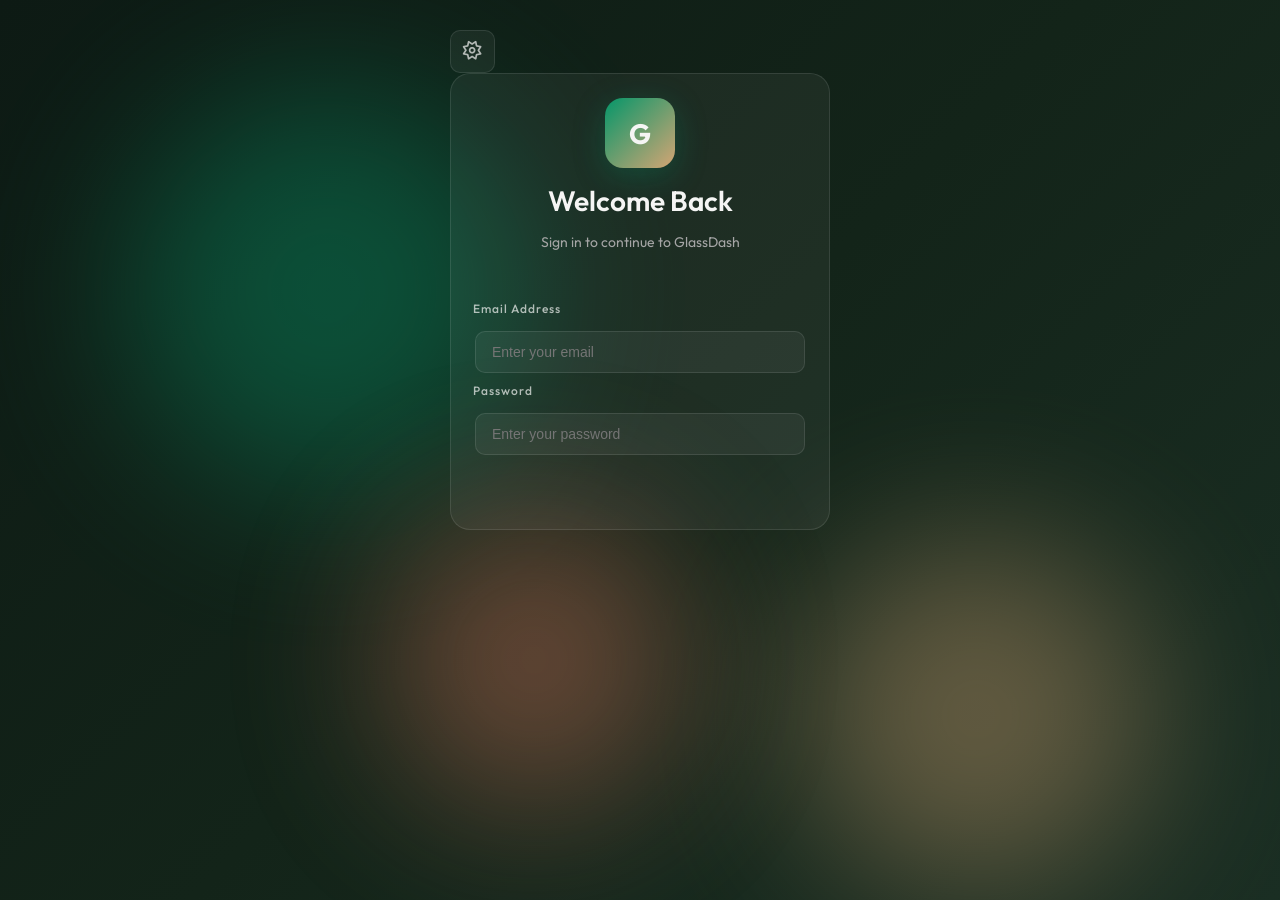
<file: login.html>
<!doctype html>
<html lang="en" data-theme="dark">
  <head>
    <title>Glass Dash | Login</title>
    <meta charset="UTF-8" />
    <meta name="description" content="My Dash Board" />
    <meta name="viewport" content="width=device-width, initial-scale=1.0" />
    <link rel="icon" href="imgs/dashboard.webp" type="image/webp" />
    <link rel="preconnect" href="https://fonts.googleapis.com" />
    <link rel="preconnect" href="https://fonts.gstatic.com" crossorigin="" />
    <link
      href="https://fonts.googleapis.com/css2?family=Outfit:wght@300;400;500;600;700&amp;family=Space+Mono:wght@400;700&amp;display=swap"
      rel="stylesheet"
    />
    <link rel="stylesheet" href="css/all.min.css" />
    <link rel="stylesheet" href="css/constses.css" />
    <link rel="stylesheet" href="css/master.css" />
    <link rel="stylesheet" href="css/responsive.css" />
  </head>
  <body>
    <div class="background"></div>
    <div class="org org-1"></div>
    <div class="org org-2"></div>
    <div class="org org-3"></div>
    <main>
      <h1 hidden aria-disabled="true">Title Page</h1>
      <div class="login-page">
        <button aria-label="Turn Light/Dark" id="switch">
          <i class="fa-regular fa-sun"></i>
          <i class="fa-solid fa-moon" style="display: none"></i>
        </button>
        <div class="app widget-regular">
          <div class="login-head">
            <div class="login-letter letter">G</div>
            <h2>Welcome Back</h2>
            <p>Sign in to continue to GlassDash</p>
          </div>
          <div class="login-body">
            <form>
              <div class="form-fields">
                <div class="form-row">
                  <label>Email Address</label>
                  <input type="text" placeholder="Enter your email" required />
                </div>
                <div class="form-row">
                  <label>Password</label>
                  <input
                    type="text"
                    placeholder="Enter your password"
                    required
                  />
                </div>
              </div>
            </form>
          </div>
          <div class="login-footer"></div>
        </div>
      </div>
    </main>
    <script src="js/main.js"></script>
  </body>
</html>
</file>
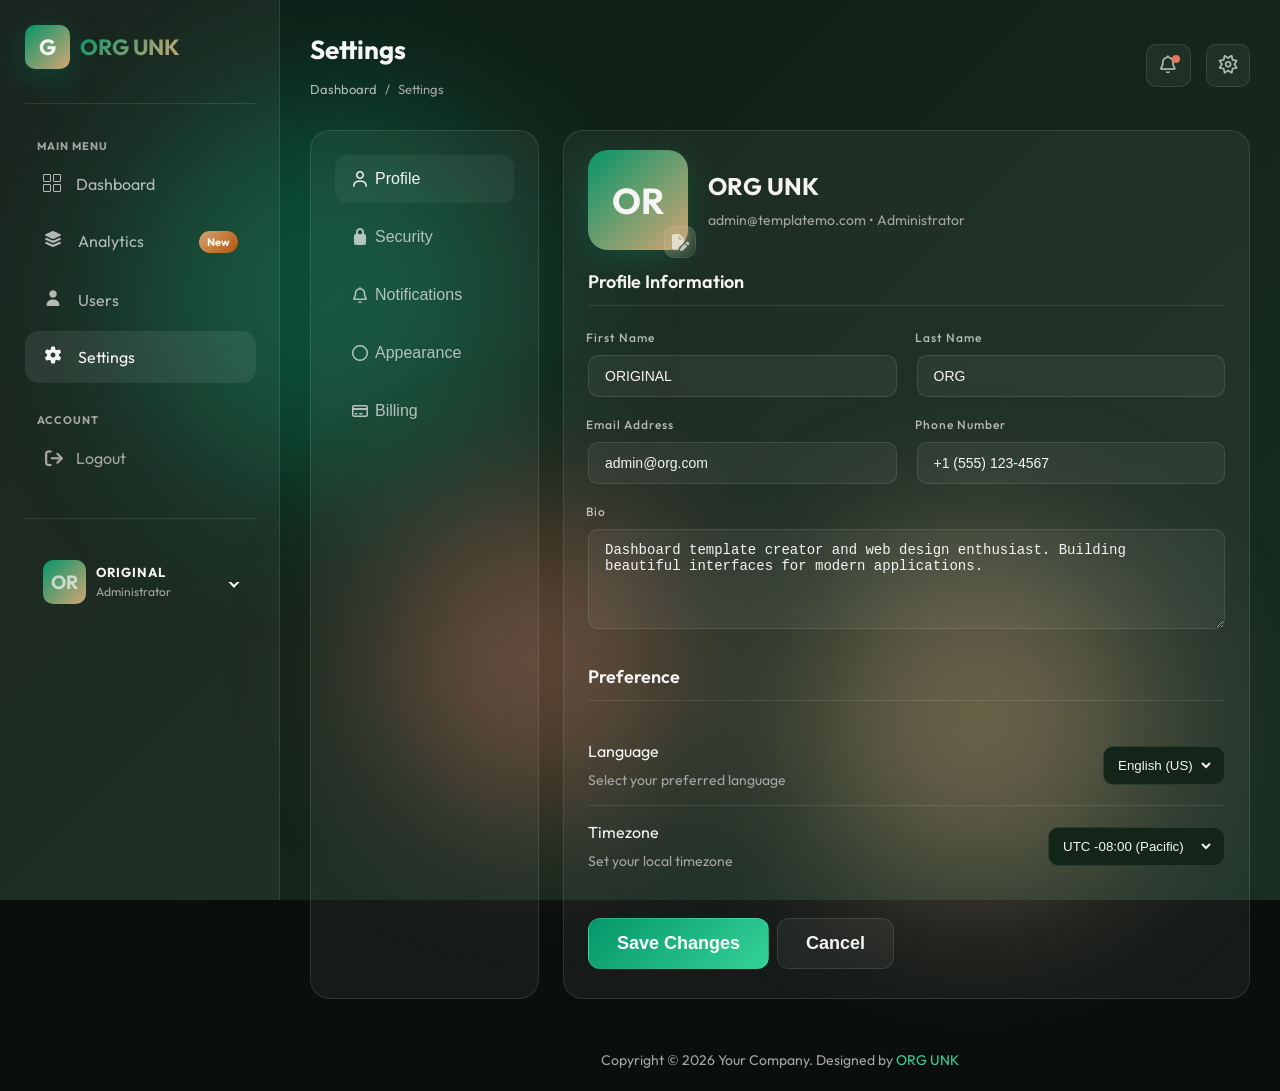
<file: settings.html>
<!doctype html>
<html lang="en" data-theme="dark">
  <head>
    <title>Glass Dash | Settings</title>
    <meta charset="UTF-8" />
    <meta name="description" content="My Dash Board" />
    <meta name="viewport" content="width=device-width, initial-scale=1.0" />
    <link rel="icon" href="imgs/dashboard.webp" type="image/webp" />
    <link rel="preconnect" href="https://fonts.googleapis.com" />
    <link rel="preconnect" href="https://fonts.gstatic.com" crossorigin="" />
    <link
      href="https://fonts.googleapis.com/css2?family=Outfit:wght@300;400;500;600;700&amp;family=Space+Mono:wght@400;700&amp;display=swap"
      rel="stylesheet"
    />
    <link rel="stylesheet" href="css/all.min.css" />
    <link rel="stylesheet" href="css/constses.css" />
    <link rel="stylesheet" href="css/master.css" />
    <link rel="stylesheet" href="css/responsive.css" />
  </head>
  <body>
    <div class="background"></div>
    <div class="org org-1"></div>
    <div class="org org-2"></div>
    <div class="org org-3"></div>
    <button class="mobile-menu" id="aside-switch" aria-label="Main Menu">
      <span></span>
    </button>
    <button
      class="mobile-menu-setting"
      id="aside-switch-setting"
      aria-label="Second Menu"
    >
      <span></span>
    </button>
    <aside id="aside">
      <div class="aside holder">
        <div class="aside-logo">
          <span class="letter">G</span>
          <span class="name">ORG UNK</span>
        </div>
        <div class="aside-menu">
          <div class="main-menu">
            <label>Main Menu</label>
            <ul>
              <li>
                <a href="index.html">
                  <span class="aside-menu-custom-icon">
                    <span></span>
                    <span></span>
                    <span></span>
                    <span></span>
                  </span>
                  <span class="aside-ul-item"> Dashboard </span>
                </a>
              </li>
              <li>
                <a href="analytics.html">
                  <i class="fa-solid fa-layer-group"></i>
                  <span class="aside-ul-item">Analytics</span>
                  <span class="new">New</span>
                </a>
              </li>
              <li>
                <a href="users.html">
                  <i class="fa-solid fa-user"></i>
                  <span class="aside-ul-item">Users</span>
                </a>
              </li>
              <li>
                <a href="settings.html" class="active">
                  <i class="fa-solid fa-gear"></i>
                  <span class="aside-ul-item">Settings</span>
                </a>
              </li>
            </ul>
          </div>
        </div>
        <div class="account">
          <label>Account</label>
          <a href="login.html">
            <i class="fa-sharp fa-solid fa-arrow-right-from-bracket"></i>
            <div>Logout</div>
          </a>
        </div>
        <a href="#" class="coder">
          <span>OR</span>
          <div>
            <p>ORIGINAL</p>
            <span>Administrator</span>
          </div>
          <div class="custom-arrow"></div>
        </a>
      </div>
    </aside>
    <main>
      <nav class="main-head main-head-settings">
        <div class="left-nav">
          <h2>Settings</h2>
          <div>
            <p>
              <a href="index.html">Dashboard</a>
              <span>/</span>
              <span>Settings</span>
            </p>
          </div>
        </div>
        <div class="right-nav">
          <button aria-label="Notifications">
            <i class="fa-regular fa-bell"></i>
          </button>
          <button aria-label="Turn Light/Dark" id="switch">
            <i class="fa-regular fa-sun"></i>
            <i class="fa-solid fa-moon" style="display: none"></i>
          </button>
        </div>
      </nav>
      <div class="settings-content">
        <div class="widget-regular setting-aside" id="aside-setting-inner">
          <ul>
            <li>
              <button class="setting-aside-button active" data-name="profile">
                <i class="fa-regular fa-user"></i>
                <span>Profile</span>
              </button>
            </li>
            <li>
              <button class="setting-aside-button" data-name="security">
                <i class="fa-solid fa-lock"></i>
                <span>Security</span>
              </button>
            </li>
            <li>
              <button class="setting-aside-button" data-name="notifications">
                <i class="fa-regular fa-bell"></i>
                <span>Notifications</span>
              </button>
            </li>
            <li>
              <button class="setting-aside-button" data-name="appearance">
                <i class="fa-regular fa-circle"></i>
                <span>Appearance</span>
              </button>
            </li>
            <li>
              <button class="setting-aside-button" data-name="billing">
                <i class="fa-regular fa-credit-card"></i>
                <span>Billing</span>
              </button>
            </li>
          </ul>
        </div>
        <div class="widget-regular setting-show">
          <div class="profile setting-active">
            <div class="profile-head">
              <div class="setting-letter">
                OR
                <i class="fa-solid fa-file-pen"></i>
              </div>
              <div class="info">
                <span>ORG UNK</span>
                <p>admin@templatemo.com • Administrator</p>
              </div>
            </div>
            <div class="profile-body">
              <div class="setting-section profile-information">
                <h3>Profile Information</h3>
                <form>
                  <div class="form-fields">
                    <div class="form-row">
                      <div class="first-inp">
                        <label>First Name</label>
                        <input type="text" value="ORIGINAL" required />
                      </div>
                      <div class="last-inp">
                        <label>Last Name</label>
                        <input type="text" value="ORG" required />
                      </div>
                    </div>
                    <div class="form-row">
                      <div class="first-inp">
                        <label>Email Address</label>
                        <input type="text" value="admin@org.com" required />
                      </div>
                      <div class="last-inp">
                        <label>Phone Number</label>
                        <input type="text" value="+1 (555) 123-4567" required />
                      </div>
                    </div>
                  </div>
                  <div class="bio">
                    <label>Bio</label>
                    <textarea>
Dashboard template creator and web design enthusiast. Building beautiful interfaces for modern applications.</textarea
                    >
                  </div>
                </form>
              </div>
              <div class="setting-section profile-preferences">
                <h3>Preference</h3>
                <div class="section-row">
                  <div class="select-describe">
                    <span>Language</span>
                    <p>Select your preferred language</p>
                  </div>
                  <div class="select-s">
                    <select aria-label="Select Language">
                      <option value="english-us">English (US)</option>
                      <option value="english-uk">English (UK)</option>
                      <option value="spanish">Spanish</option>
                      <option value="french">French</option>
                      <option value="german">German</option>
                    </select>
                  </div>
                </div>
                <div class="section-row">
                  <div class="select-describe">
                    <span>Timezone</span>
                    <p>Set your local timezone</p>
                  </div>
                  <div class="select-s">
                    <select aria-label="Select Language">
                      <option value="pacific">UTC -08:00 (Pacific)</option>
                      <option value="eastern">UTC -05:00 (Eastern)</option>
                      <option value="london">UTC +00:00 (London)</option>
                      <option value="berlin">UTC +01:00 (Berlin)</option>
                      <option value="tokyo">UTC +09:00 (Tokyo)</option>
                    </select>
                  </div>
                </div>
              </div>
              <div class="setting-buttons">
                <button class="btn-em">Save Changes</button>
                <button class="btn-tr">Cancel</button>
              </div>
            </div>
          </div>
          <div class="security">
            <div class="setting-section">
              <h3>Change Password</h3>
            </div>
            <div class="setting-section">
              <form>
                <div class="form-fields">
                  <div class="form-row">
                    <div class="input-group all">
                      <label>Current Password</label>
                      <input
                        type="password"
                        placeholder="Enter current password"
                      />
                    </div>
                  </div>
                  <div class="form-row">
                    <div class="input-group first-inp">
                      <label>New Password</label>
                      <input type="password" placeholder="Enter new password" />
                    </div>
                    <div class="input-group last-inp">
                      <label>Confirm New Password</label>
                      <input
                        type="password"
                        placeholder="Confirm current password"
                      />
                    </div>
                  </div>
                </div>
              </form>
            </div>
            <div class="setting-section">
              <h3>Two-Factor Authentication</h3>
              <div class="check-boxes">
                <div class="section-row check-box">
                  <div class="text">
                    <span>Enable 2FA</span>
                    <p>Add an extra layer of security to your account</p>
                  </div>
                  <label for="f2">
                    <input type="checkbox" id="f2" />
                    <div class="toggle"></div>
                  </label>
                </div>
                <div class="section-row check-box">
                  <div class="text">
                    <span>SMS Authentication</span>
                    <p>Receive codes via SMS</p>
                  </div>
                  <label for="sms">
                    <input type="checkbox" checked id="sms" />
                    <div class="toggle"></div>
                  </label>
                </div>
                <div class="section-row check-box">
                  <div class="text">
                    <span>Authenticator App</span>
                    <p>Use Google Authenticator or similar</p>
                  </div>
                  <label for="app">
                    <input type="checkbox" id="app" />
                    <div class="toggle"></div>
                  </label>
                </div>
              </div>
            </div>
            <div class="setting-section">
              <h3>Active Sessions</h3>
              <div class="sessions">
                <div class="section-row session">
                  <div class="text">
                    <span>Chrome on MacOS</span>
                    <p>San Francisco, CA • Current session</p>
                  </div>
                  <div class="setting-status status done">Active</div>
                </div>
                <div class="section-row session">
                  <div class="text">
                    <span>Safari on iPhone</span>
                    <p>San Francisco, CA • 2 hours ago</p>
                  </div>
                  <button class="setting-session-btn">Revoke</button>
                </div>
                <div class="section-row session">
                  <div class="text">
                    <span>Firefox on Windows</span>
                    <p>New York, NY • 3 days ago</p>
                  </div>
                  <button class="setting-session-btn">Revoke</button>
                </div>
              </div>
            </div>
            <div class="setting-buttons">
              <button class="btn-em">Updata Password</button>
              <button class="btn-tr">Cancel</button>
            </div>
          </div>
          <div class="notifications">
            <div class="setting-section">
              <h3>Email Notifications</h3>
              <div class="boxes">
                <div class="section-row box">
                  <div class="text">
                    <span>Account Activity</span>
                    <p>Get notified about sign-ins and security changes</p>
                  </div>
                  <div class="check-box">
                    <label for="acc">
                      <input type="checkbox" checked id="acc" />
                      <div class="toggle"></div>
                    </label>
                  </div>
                </div>
                <div class="section-row box">
                  <div class="text">
                    <span>New Features</span>
                    <p>Learn about new features and updates</p>
                  </div>
                  <div class="check-box">
                    <label for="fea">
                      <input type="checkbox" checked id="fea" />
                      <div class="toggle"></div>
                    </label>
                  </div>
                </div>
                <div class="section-row box">
                  <div class="text">
                    <span>Weekly Reports</span>
                    <p>Receive weekly analytics summary</p>
                  </div>
                  <div class="check-box">
                    <label for="rep">
                      <input type="checkbox" id="rep" />
                      <div class="toggle"></div>
                    </label>
                  </div>
                </div>
                <div class="section-row box">
                  <div class="text">
                    <span>Marketing Emails</span>
                    <p>Receive news about promotions and offers</p>
                  </div>
                  <div class="check-box">
                    <label for="em">
                      <input type="checkbox" id="em" />
                      <div class="toggle"></div>
                    </label>
                  </div>
                </div>
              </div>
            </div>
            <div class="setting-section">
              <h3>Push Notifications</h3>
              <div class="boxes">
                <div class="section-row box">
                  <div class="text">
                    <span>Desktop Notifications</span>
                    <p>Show notifications on your desktop</p>
                  </div>
                  <div class="check-box">
                    <label for="des">
                      <input type="checkbox" checked id="des" />
                      <div class="toggle"></div>
                    </label>
                  </div>
                </div>
                <div class="section-row box">
                  <div class="text">
                    <span>Mobile Push</span>
                    <p>Receive push notifications on mobile</p>
                  </div>
                  <div class="check-box">
                    <label for="push">
                      <input type="checkbox" checked id="push" />
                      <div class="toggle"></div>
                    </label>
                  </div>
                </div>
                <div class="section-row box">
                  <div class="text">
                    <span>Sound</span>
                    <p>Play sound for notifications</p>
                  </div>
                  <div class="check-box">
                    <label for="play">
                      <input type="checkbox" id="play" />
                      <div class="toggle"></div>
                    </label>
                  </div>
                </div>
              </div>
            </div>
            <div class="setting-buttons">
              <button class="btn-em">Save Preferences</button>
              <button class="btn-tr">Reset to Default</button>
            </div>
          </div>
          <div class="appearance">
            <div class="setting-section">
              <h3>Theme</h3>
              <div class="section-row box-border">
                <div class="text">
                  <span>Color Mode</span>
                  <p>Choose your preferred color mode</p>
                </div>
                <div class="select-s">
                  <select aria-label="Select Language">
                    <option value="dark-mode">Dark Mode</option>
                    <option value="light-mode">Light Mode</option>
                    <option value="system-default">System Default</option>
                  </select>
                </div>
              </div>
              <div class="section-row">
                <div class="select">
                  <div class="text">
                    <span>Accent Color</span>
                    <p>Choose your preferred accent color</p>
                  </div>
                </div>
                <div class="select-s">
                  <select aria-label="Select Language">
                    <option value="emerald-default">Emerald (Default)</option>
                    <option value="blue">Blue</option>
                    <option value="purple">Purple</option>
                    <option value="orange">Orange</option>
                    <option value="pink">Pink</option>
                  </select>
                </div>
              </div>
            </div>
            <div class="setting-section">
              <h3>Display</h3>
              <div class="appearance-boxes">
                <div class="section-row box">
                  <div class="text">
                    <span>Compact Mode</span>
                    <p>Reduce spacing for more content</p>
                  </div>
                  <div class="check-box">
                    <label for="com">
                      <input type="checkbox" id="com" />
                      <div class="toggle"></div>
                    </label>
                  </div>
                </div>
                <div class="section-row box">
                  <div class="text">
                    <span>Animations</span>
                    <p>Enable smooth animations and transitions</p>
                  </div>
                  <div class="check-box">
                    <label for="ani">
                      <input type="checkbox" checked id="ani" />
                      <div class="toggle"></div>
                    </label>
                  </div>
                </div>
                <div class="section-row box">
                  <div class="text">
                    <span>Blur Effects</span>
                    <p>Enable glassmorphism blur effects</p>
                  </div>
                  <div class="check-box">
                    <label for="blur">
                      <input type="checkbox" checked id="blur" />
                      <div class="toggle"></div>
                    </label>
                  </div>
                </div>
                <div class="section-row box">
                  <div class="text">
                    <span>Floating Orbs</span>
                    <p>Show animated background orbs</p>
                  </div>
                  <div class="check-box">
                    <label for="orbs">
                      <input type="checkbox" checked id="orbs" />
                      <div class="toggle"></div>
                    </label>
                  </div>
                </div>
              </div>
            </div>
            <div class="setting-buttons">
              <button class="btn-em">Apply Changes</button>
              <button class="btn-tr">Reset to Default</button>
            </div>
          </div>
          <div class="billing">
            <div class="setting-section">
              <h3>Current Plan</h3>
              <div class="section-row">
                <div class="plan">
                  <div class="plan-row">
                    <div class="text">
                      <span>Pro Plan</span>
                      <p>Billed monthly</p>
                    </div>
                    <div class="price">$29</div>
                  </div>
                  <div class="setting-buttons">
                    <button class="btn-em">Upgrade Plan</button>
                    <button class="btn-tr">Cancel Subscription</button>
                  </div>
                </div>
              </div>
            </div>
            <div class="setting-section">
              <h3>Payment Method</h3>
              <div class="section-row">
                <div class="credit-info">
                  <div class="visa-shape">Visa</div>
                  <div class="visa-info">
                    <span>Visa ending in 4242</span>
                    <span>Expires 12/2026</span>
                  </div>
                </div>
                <button class="setting-session-btn">Edit</button>
              </div>
              <div class="section-row">
                <button class="setting-session-btn billing-add">
                  Add Payment Method
                </button>
              </div>
            </div>
            <div class="setting-section">
              <h3>Billing History</h3>
              <div class="settings-table-track">
                <table>
                  <thead>
                    <tr>
                      <th>Date</th>
                      <th>Description</th>
                      <th>Amount</th>
                      <th>Status</th>
                      <th>Invoice</th>
                    </tr>
                  </thead>
                  <tbody>
                    <tr>
                      <td>Jan 1, 2025</td>
                      <td>Pro Plan - Monthly</td>
                      <td>$29.00</td>
                      <td>
                        <div class="setting-status status done">Paid</div>
                      </td>
                      <td>
                        <a href="#" class="setting-table-link">Download</a>
                      </td>
                    </tr>
                    <tr>
                      <td>Dec 1, 2024</td>
                      <td>Pro Plan - Monthly</td>
                      <td>$29.00</td>
                      <td>
                        <div class="setting-status status done">Paid</div>
                      </td>
                      <td>
                        <a href="#" class="setting-table-link">Download</a>
                      </td>
                    </tr>
                    <tr>
                      <td>Nov 1, 2024</td>
                      <td>Pro Plan - Monthly</td>
                      <td>$29.00</td>
                      <td>
                        <div class="setting-status status done">Paid</div>
                      </td>
                      <td>
                        <a href="#" class="setting-table-link">Download</a>
                      </td>
                    </tr>
                  </tbody>
                </table>
              </div>
            </div>
          </div>
        </div>
      </div>
    </main>
    <footer>
      <p>Copyright © 2026 Your Company. Designed by <span>ORG UNK</span></p>
    </footer>
    <script src="js/main.js"></script>
    <script>
      document.getElementById("aside-switch").onclick = function () {
        if (
          document.querySelector("#aside-setting-inner").style.transform ===
          "translateX(0px)"
        )
          document.querySelector("#aside-setting-inner").style.transform =
            "translateX(100%)";
        if (
          document.getElementById("aside").style.transform === "translateX(0px)"
        )
          document.getElementById("aside").style.transform =
            "translateX(-100%)";
        else document.getElementById("aside").style.transform = "translateX(0)";
      };
      document.getElementById("aside-switch-setting").onclick = function () {
        if (
          document.getElementById("aside").style.transform === "translateX(0px)"
        )
          document.getElementById("aside").style.transform =
            "translateX(-100%)";
        if (
          document.querySelector("#aside-setting-inner").style.transform ===
          "translateX(0px)"
        )
          document.querySelector("#aside-setting-inner").style.transform =
            "translateX(100%)";
        else
          document.querySelector("#aside-setting-inner").style.transform =
            "translateX(0)";
      };
    </script>
  </body>
</html>
</file>
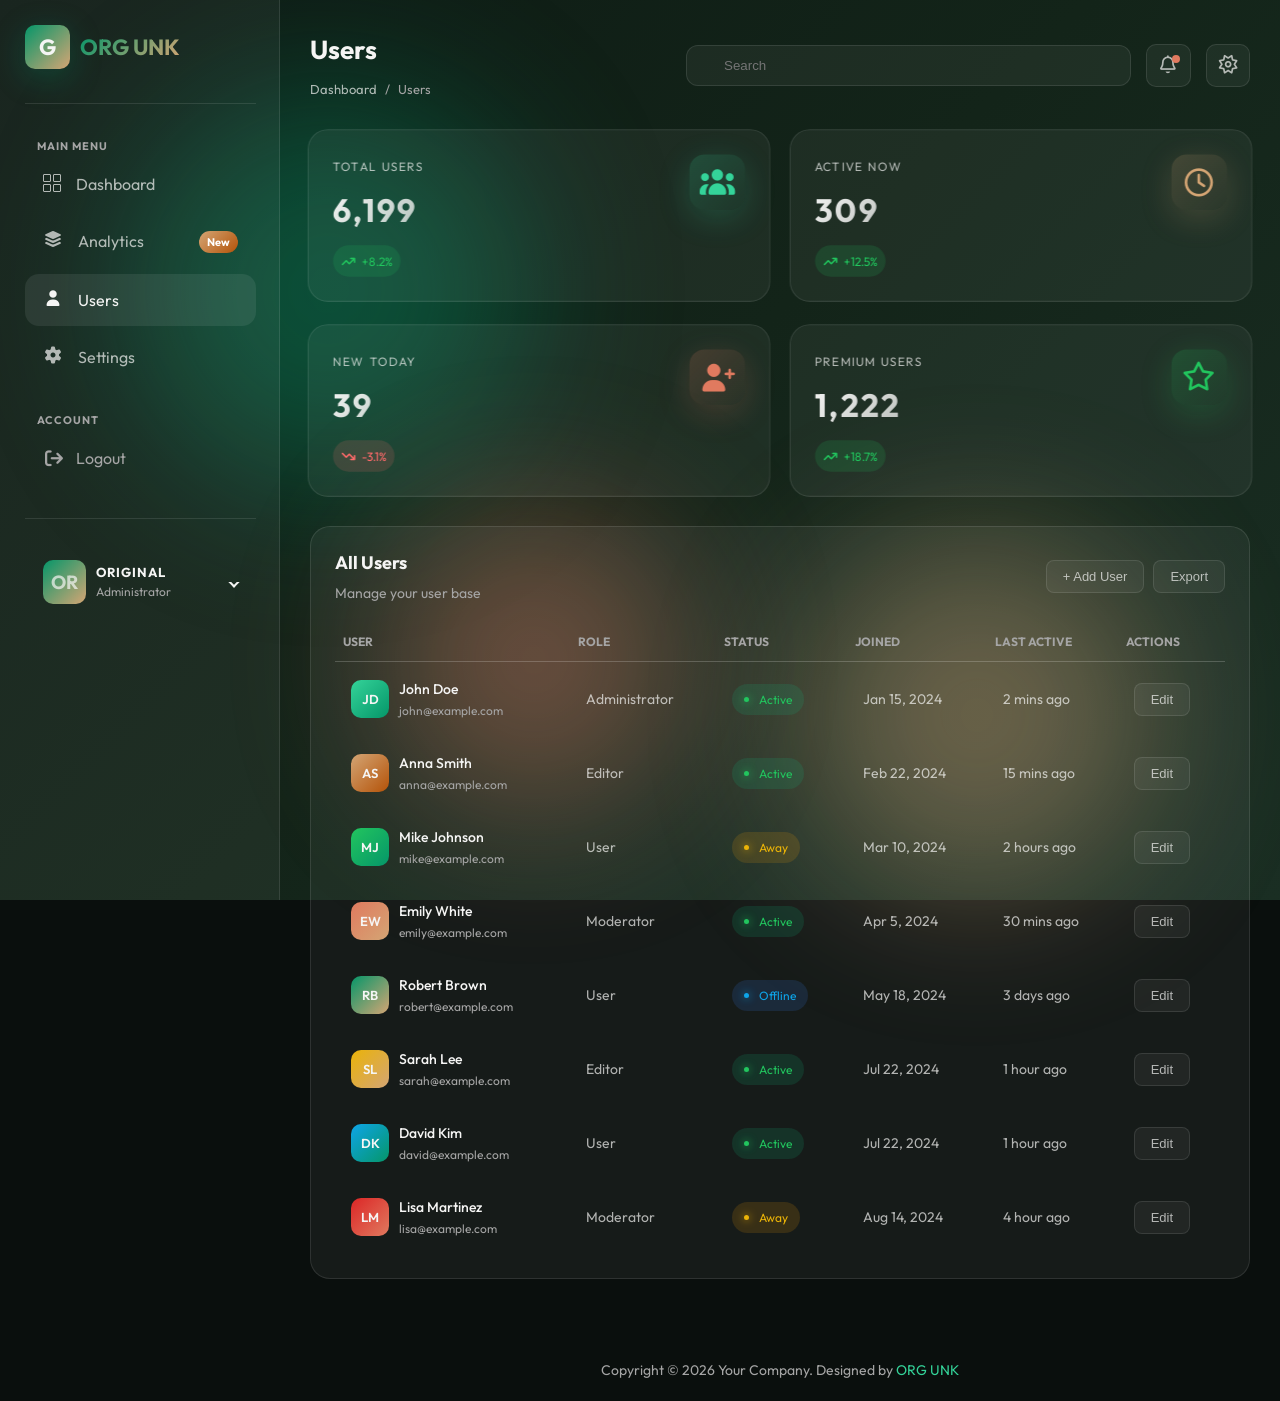
<file: users.html>
<!doctype html>
<html lang="en" data-theme="dark">
  <head>
    <title>Glass Dash | Users</title>
    <meta charset="UTF-8" />
    <meta name="description" content="My Dash Board" />
    <meta name="viewport" content="width=device-width, initial-scale=1.0" />
    <link rel="icon" href="imgs/dashboard.webp" type="image/webp" />
    <link rel="preconnect" href="https://fonts.googleapis.com" />
    <link rel="preconnect" href="https://fonts.gstatic.com" crossorigin="" />
    <link
      href="https://fonts.googleapis.com/css2?family=Outfit:wght@300;400;500;600;700&amp;family=Space+Mono:wght@400;700&amp;display=swap"
      rel="stylesheet"
    />
    <link rel="stylesheet" href="css/all.min.css" />
    <link rel="stylesheet" href="css/constses.css" />
    <link rel="stylesheet" href="css/master.css" />
    <link rel="stylesheet" href="css/responsive.css" />
  </head>
  <body>
    <div class="background"></div>
    <div class="org org-1"></div>
    <div class="org org-2"></div>
    <div class="org org-3"></div>
    <button class="mobile-menu" id="aside-switch" aria-label="Main Menu">
      <span></span>
    </button>
    <aside id="aside">
      <div class="aside holder">
        <div class="aside-logo">
          <span class="letter">G</span>
          <span class="name">ORG UNK</span>
        </div>
        <div class="aside-menu">
          <div class="main-menu">
            <label>Main Menu</label>
            <ul>
              <li>
                <a href="index.html">
                  <span class="aside-menu-custom-icon">
                    <span></span>
                    <span></span>
                    <span></span>
                    <span></span>
                  </span>
                  <span class="aside-ul-item"> Dashboard </span>
                </a>
              </li>
              <li>
                <a href="analytics.html">
                  <i class="fa-solid fa-layer-group"></i>
                  <span class="aside-ul-item">Analytics</span>
                  <span class="new">New</span>
                </a>
              </li>
              <li>
                <a href="users.html" class="active">
                  <i class="fa-solid fa-user"></i>
                  <span class="aside-ul-item">Users</span>
                </a>
              </li>
              <li>
                <a href="settings.html">
                  <i class="fa-solid fa-gear"></i>
                  <span class="aside-ul-item">Settings</span>
                </a>
              </li>
            </ul>
          </div>
        </div>
        <div class="account">
          <label>Account</label>
          <a href="login.html">
            <i class="fa-sharp fa-solid fa-arrow-right-from-bracket"></i>
            <div>Logout</div>
          </a>
        </div>
        <a href="#" class="coder">
          <span>OR</span>
          <div>
            <p>ORIGINAL</p>
            <span>Administrator</span>
          </div>
          <div class="custom-arrow"></div>
        </a>
      </div>
    </aside>
    <main>
      <nav class="main-head main-head-users">
        <div class="left-nav">
          <h2>Users</h2>
          <div>
            <p>
              <a href="index.html">Dashboard</a>
              <span>/</span>
              <span>Users</span>
            </p>
          </div>
        </div>
        <div class="right-nav">
          <div class="parent-search">
            <input type="text" placeholder="Search" />
          </div>
          <button aria-label="Notifications">
            <i class="fa-regular fa-bell"></i>
          </button>
          <button aria-label="Turn Light/Dark" id="switch">
            <i class="fa-regular fa-sun"></i>
            <i class="fa-solid fa-moon" style="display: none"></i>
          </button>
        </div>
      </nav>
      <section class="numbers">
        <div class="box box-1 box-1-analytics box-glass-3d">
          <div>
            <span class="box-title">Total Users</span>
            <h2 class="box-value">24,521</h2>
            <span class="box-change">
              <i class="fa-solid fa-arrow-trend-up"></i>
              <p>+8.2%</p>
            </span>
          </div>
          <div class="box-icon"><i class="fa-solid fa-users"></i></div>
        </div>
        <div class="box box-2 box-glass-3d">
          <div>
            <span class="box-title">Active Now</span>
            <h2 class="box-value">1,234</h2>
            <span class="box-change">
              <i class="fa-solid fa-arrow-trend-up"></i>
              <p>+12.5%</p>
            </span>
          </div>
          <div class="box-icon">
            <i class="fa-regular fa-clock"></i>
          </div>
        </div>
        <div class="box box-3 box-3 box-glass-3d">
          <div>
            <span class="box-title">New Today</span>
            <h2 class="box-value">156</h2>
            <span class="box-change">
              <i class="fa-solid fa-arrow-trend-down"></i>
              <p>-3.1%</p>
            </span>
          </div>
          <div class="box-icon">
            <i class="fa-solid fa-user-plus"></i>
          </div>
        </div>
        <div class="box box-4 box-4-users box-glass-3d">
          <div>
            <span class="box-title">Premium Users</span>
            <h2 class="box-value">4,892</h2>
            <span class="box-change">
              <i class="fa-solid fa-arrow-trend-up"></i>
              <p>+18.7%</p>
            </span>
          </div>
          <div class="box-icon">
            <i class="fa-regular fa-star"></i>
          </div>
        </div>
      </section>
      <section class="grid-net">
        <div
          class="widget-regular recent-transactions recent-transactions-users"
        >
          <div class="recent-head">
            <div class="widget-info">
              <div class="heading">All Users</div>
              <div class="describe">Manage your user base</div>
            </div>
            <div class="buttons">
              <button class="m-btn-s">+ Add User</button>
              <button class="m-btn-s">Export</button>
            </div>
          </div>
          <div class="recent-body">
            <table>
              <thead>
                <tr>
                  <th>User</th>
                  <th>Role</th>
                  <th>Status</th>
                  <th>Joined</th>
                  <th>Last Active</th>
                  <th>Actions</th>
                </tr>
              </thead>
              <tbody>
                <tr>
                  <td>
                    <div>
                      <div>JD</div>
                      <div>
                        <span>John Doe</span>
                        <p>john@example.com</p>
                      </div>
                    </div>
                  </td>
                  <td>Administrator</td>
                  <td>
                    <div class="status done">Active</div>
                  </td>
                  <td>Jan 15, 2024</td>
                  <td>2 mins ago</td>
                  <td><button class="m-btn-s">Edit</button></td>
                </tr>
                <tr>
                  <td>
                    <div>
                      <div>AS</div>
                      <div>
                        <span>Anna Smith</span>
                        <p>anna@example.com</p>
                      </div>
                    </div>
                  </td>
                  <td>Editor</td>
                  <td>
                    <div class="status done">Active</div>
                  </td>
                  <td>Feb 22, 2024</td>
                  <td>15 mins ago</td>
                  <td>
                    <button class="m-btn-s">Edit</button>
                  </td>
                </tr>
                <tr>
                  <td>
                    <div>
                      <div>MJ</div>
                      <div>
                        <span>Mike Johnson</span>
                        <p>mike@example.com</p>
                      </div>
                    </div>
                  </td>
                  <td>User</td>
                  <td>
                    <div class="status pending">Away</div>
                  </td>
                  <td>Mar 10, 2024</td>
                  <td>2 hours ago</td>
                  <td><button class="m-btn-s">Edit</button></td>
                </tr>
                <tr>
                  <td>
                    <div>
                      <div>EW</div>
                      <div>
                        <span>Emily White</span>
                        <p>emily@example.com</p>
                      </div>
                    </div>
                  </td>
                  <td>Moderator</td>
                  <td>
                    <div class="status done">Active</div>
                  </td>
                  <td>Apr 5, 2024</td>
                  <td>30 mins ago</td>
                  <td><button class="m-btn-s">Edit</button></td>
                </tr>
                <tr>
                  <td>
                    <div>
                      <div>RB</div>
                      <div>
                        <span>Robert Brown</span>
                        <p>robert@example.com</p>
                      </div>
                    </div>
                  </td>
                  <td>User</td>
                  <td>
                    <div class="status working">Offline</div>
                  </td>
                  <td>May 18, 2024</td>
                  <td>3 days ago</td>
                  <td>
                    <button class="m-btn-s">Edit</button>
                  </td>
                </tr>
                <tr>
                  <td>
                    <div>
                      <div class="w-g">SL</div>
                      <div>
                        <span>Sarah Lee</span>
                        <p>sarah@example.com</p>
                      </div>
                    </div>
                  </td>
                  <td>Editor</td>
                  <td>
                    <div class="status done">Active</div>
                  </td>
                  <td>Jul 22, 2024</td>
                  <td>1 hour ago</td>
                  <td><button class="m-btn-s">Edit</button></td>
                </tr>
                <tr>
                  <td>
                    <div>
                      <div
                        style="
                          background: linear-gradient(
                            135deg,
                            var(--info),
                            var(--emerald)
                          );
                        "
                      >
                        DK
                      </div>
                      <div>
                        <span>David Kim</span>
                        <p>david@example.com</p>
                      </div>
                    </div>
                  </td>
                  <td>User</td>
                  <td>
                    <div class="status done">Active</div>
                  </td>
                  <td>Jul 22, 2024</td>
                  <td>1 hour ago</td>
                  <td>
                    <button class="m-btn-s">Edit</button>
                  </td>
                </tr>
                <tr>
                  <td>
                    <div>
                      <div
                        style="
                          background: linear-gradient(
                            135deg,
                            var(--danger),
                            var(--coral)
                          );
                          background: linear-gradient(
                            135deg,
                            var(--danger),
                            var(--coral)
                          );
                        "
                      >
                        LM
                      </div>
                      <div>
                        <span> Lisa Martinez</span>
                        <p>lisa@example.com</p>
                      </div>
                    </div>
                  </td>
                  <td>Moderator</td>
                  <td>
                    <div class="status pending">Away</div>
                  </td>
                  <td>Aug 14, 2024</td>
                  <td>4 hour ago</td>
                  <td>
                    <button class="m-btn-s">Edit</button>
                  </td>
                </tr>
              </tbody>
            </table>
          </div>
        </div>
      </section>
    </main>
    <footer>
      <p>Copyright © 2026 Your Company. Designed by <span>ORG UNK</span></p>
    </footer>
    <script src="js/main.js"></script>
  </body>
</html>
</file>
<file: css/constses.css>
.widget-regular,
.box-glass-3d {
  background: var(--glass-bg);
  padding: var(--card-padding);
  border: 1px solid var(--glass-border);
  border-radius: var(--border-radius);
  transition: var(--transition-fast);
  /* animation: fade-up 0.5s 1.5s linear backwards 1; */
}
.widget-regular:hover,
.box-glass-3d:hover {
  background: var(--glass-hover);
  border-color: rgba(169, 128, 128, 0.15);
  box-shadow:
    0 25px 50px -12px var(--glass-shadow),
    0 0 40px rgba(52, 211, 153, 0.1);
}
@keyframes fade-up {
  from {
    opacity: 0;
    transform: translateY(20px);
  }
  to {
    opacity: 1;
    transform: translateY(0);
  }
}
.aside-menu-custom-icon {
  display: flex;
  flex-wrap: wrap;
  width: 18px;
  height: 18px;
  gap: 2px;
}
.aside-menu-custom-icon span {
  width: 8px;
  height: 8px;
  border-radius: 1px;
  border: 1.5px solid var(--text-secondary);
  transition: var(--transition-fast);
}
a:has(.aside-menu-custom-icon):hover span {
  border-color: var(--text-primary);
}
.widget-info .heading {
  font-size: 18px;
  font-weight: bold;
  margin-bottom: 10px;
}
.widget-info .describe {
  color: var(--text-muted);
  font-size: 14px;
}
.m-btn-s {
  background-color: var(--glass-bg);
  border: 1px solid var(--glass-border);
  color: var(--text-secondary);
  padding: 8px 16px;
  border-radius: 8px;
  font-size: 13px;
  transition: var(--transition-fast);
}
.m-btn-s.active,
.m-btn-s:hover {
  background-color: var(--glass-hover);
  color: var(--text-primary);
  border: 1px solid var(--emerald-light);
}
.bg-em {
  background: linear-gradient(rgb(109, 184, 151), rgb(61, 139, 110));
}
.bg-em:hover {
  box-shadow: 0 0 16px rgba(61, 139, 110, 0.4);
}
.bg-go {
  background: linear-gradient(rgb(201, 184, 150), rgb(168, 144, 104));
}
.bg-go:hover {
  box-shadow: 0 0 16px rgba(168, 144, 104, 0.4);
}
.bg-co {
  background: linear-gradient(rgb(212, 160, 144), rgb(184, 122, 104));
}
.bg-co:hover {
  box-shadow: 0 0 16px rgba(184, 122, 104, 0.4);
}
.bg-te {
  background: linear-gradient(rgb(122, 196, 184), rgb(74, 158, 146));
}
.bg-te:hover {
  box-shadow: 0 0 16px rgba(74, 158, 146, 0.4);
}
.bg-am {
  background: linear-gradient(rgb(212, 176, 106), rgb(168, 133, 66));
}
.bg-am:hover {
  box-shadow: 0 0 16px rgba(168, 133, 66, 0.4);
}
.box-glass-3d {
  transition: transform 0.4s cubic-bezier(0.03, 0.98, 0.52, 0.99);
}
.recent-activity-body .process:nth-of-type(1) .process-icon {
  background: linear-gradient(135deg, var(--emerald-light), var(--emerald));
}
.recent-activity-body .process:nth-of-type(2) .process-icon {
  background: linear-gradient(135deg, var(--gold), var(--amber));
}
.recent-activity-body .process:nth-of-type(3) .process-icon {
  background: linear-gradient(135deg, var(--coral), var(--gold));
}
.recent-activity-body .process:nth-of-type(4) .process-icon {
  background: linear-gradient(135deg, var(--success), var(--emerald));
}
.recent-activity-body .process:nth-of-type(5) .process-icon,
.w-g {
  background: linear-gradient(135deg, var(--warning), var(--gold));
}
.main-head-users {
  row-gap: 10px;
}
.status {
  padding: 8px 12px;
  border-radius: 20px;
  position: relative;
  font-size: 12px;
  width: fit-content;
}
.status::before {
  content: "";
  position: relative;
  width: 5px;
  height: 5px;
  border-radius: 10px;
}
.done {
  background: rgba(16, 185, 129, 0.15);
  color: var(--success);
}
.done::before {
  background: var(--success);
  box-shadow: 0 0 8px var(--success);
}
.working {
  background: rgba(59, 130, 246, 0.15);
  color: var(--info);
}
.working::before {
  background: var(--info);
  box-shadow: 0 0 8px var(--info);
}
.pending {
  background: rgba(245, 158, 11, 0.15);
  color: var(--warning);
}
.pending::before {
  background: var(--warning);
  box-shadow: 0 0 8px var(--warning);
}
</file>
<file: css/master.css>
:root {
  --emerald: #059669;
  --emerald-light: #34d399;
  --gold: #d4a574;
  --gold-light: #e8c9a0;
  --amber: #b45309;
  --cream: #fef3e2;
  --coral: #e07a5f;
  --slate: #475569;
  --glass-bg: rgba(255, 255, 255, 0.05);
  --glass-border: rgba(255, 255, 255, 0.1);
  --glass-shadow: rgba(0, 0, 0, 0.3);
  --glass-hover: rgba(255, 255, 255, 0.08);
  --bg-dark: #0a0f0d;
  --bg-gradient-1: #0d1a14;
  --bg-gradient-2: #132419;
  --bg-gradient-3: #1a2e23;
  --text-primary: #f5f5f4;
  --text-secondary: rgba(245, 245, 244, 0.7);
  --text-muted: #a5a5a5;
  --success: #22c55e;
  --warning: #eab308;
  --danger: #dc2626;
  --info: #0ea5e9;
  --sidebar-width: 280px;
  --navbar-height: 70px;
  --border-radius: 20px;
  --card-padding: 24px;
  --transition-fast: 0.2s ease;
  --transition-normal: 0.3s ease;
  --transition-slow: 0.5s ease;
}
[data-theme="light"] {
  --glass-bg: rgba(255, 255, 255, 0.6);
  --glass-border: rgba(0, 0, 0, 0.1);
  --glass-shadow: rgba(0, 0, 0, 0.1);
  --glass-hover: rgba(255, 255, 255, 0.8);
  --bg-dark: #f5f5f0;
  --bg-gradient-1: #e8f5e9;
  --bg-gradient-2: #f1f8e9;
  --bg-gradient-3: #fefefe;
  --text-primary: #1a1a1a;
  --text-secondary: rgba(26, 26, 26, 0.7);
  --text-muted: #565656;
  --success: #105a2b;
  --info: #075172;
  --warning: #644d03;
  --coral: #7f3535;
}
* {
  box-sizing: border-box;
  margin: 0;
  padding: 0;
}
li {
  list-style: none;
}
a {
  text-decoration: none;
}
label {
  color: var(--text-muted);
  font-size: 11px;
  font-weight: bold;
  text-transform: uppercase;
  letter-spacing: 1px;
  display: block;
  margin-bottom: 5px;
  margin-left: 12px;
  width: fit-content;
}
body {
  font-family: "Outfit", Arial, sans-serif;
  background-color: var(--bg-dark);
  color: var(--text-primary);
  min-height: 100vh;
  position: relative;
}
/*! Animations */
.background {
  width: 100%;
  height: 100%;
  position: fixed;
  top: 0;
  z-index: -2;
  background: linear-gradient(
    135deg,
    var(--bg-gradient-1) 0%,
    var(--bg-gradient-2) 50%,
    var(--bg-gradient-3) 100%
  );
  animation: on-load var(--transition-normal) forwards linear running;
}
@keyframes on-load {
  0% {
    background: black;
  }
  100% {
    background: linear-gradient(
      135deg,
      var(--bg-gradient-1) 0%,
      var(--bg-gradient-2) 50%,
      var(--bg-gradient-3) 100%
    );
  }
}
.org {
  position: fixed;
  border-radius: 50%;
  filter: blur(80px);
  opacity: 0.4;
  animation: float 20s ease-in-out infinite;
  z-index: -1;
}
.org-1 {
  width: 400px;
  height: 400px;
  background: var(--emerald);
  top: 10%;
  left: 10%;
  animation-delay: 0s;
}
.org-2 {
  width: 350px;
  height: 350px;
  background: var(--gold);
  top: 60%;
  right: 10%;
  animation-delay: -5s;
}
.org-3 {
  width: 300px;
  height: 300px;
  background: var(--coral);
  bottom: 10%;
  left: 30%;
  animation-delay: -10s;
}
.mobile-menu {
  display: none;
}
@keyframes floating {
  0%,
  100% {
    transform: translate(0, 0) scale(1);
  }

  25% {
    transform: translate(30px, -30px) scale(1.05);
  }
  50% {
    transform: translate(-20px, 20px) scale(0.95);
  }
  75% {
    transform: translate(20px, 10px) scale(1.02);
  }
}
/*! Aside */
aside {
  position: fixed;
  top: 0;
  left: 0;
  width: var(--sidebar-width);
  height: 100%;
  padding: 25px;
  border-right: 1px solid var(--glass-border);
  background-color: var(--glass-bg);
}
aside a {
  display: block;
  width: 100%;
  padding: 16px 18px;
  border-radius: 14px;
  color: var(--text-secondary);
  transition: var(--transition-fast);
}
aside a.active,
aside a:hover {
  background: var(--glass-hover);
  color: var(--text-primary);
}
aside > div {
  display: grid;
}
.aside-logo {
  display: flex;
  align-items: center;
  column-gap: 10px;
  font-size: 22px;
  font-weight: bold;
  position: relative;
  margin-bottom: 70px;
}
.aside-logo::before {
  content: "";
  width: 100%;
  height: 1px;
  background-color: var(--glass-border);
  position: absolute;
  bottom: -35px;
  left: 0;
}
.aside-logo .letter,
.setting-letter,
.login-page .letter {
  background: linear-gradient(135deg, var(--emerald), var(--gold));
  padding: 8px 14px;
  border-radius: 10px;
  box-shadow: 0 8px 32px rgba(5, 150, 105, 0.3);
}
.aside-logo .name {
  background: linear-gradient(135deg, var(--emerald), var(--gold));
  background-clip: text;
  -webkit-text-fill-color: transparent;
}
.aside-menu {
  margin-bottom: 30px;
}
.aside-menu ul {
  display: grid;
  row-gap: 5px;
}
.aside-menu ul a {
  display: flex;
  column-gap: 15px;
}
.aside-menu ul a:nth-of-type(2) li {
  position: relative;
}
.aside-menu ul li .new {
  display: block;
  color: #fff;
  font-weight: bold;
  font-size: 11px;
  background: linear-gradient(135deg, var(--gold), var(--amber));
  padding: 4px 8px;
  border-radius: 15px;
  margin-left: 40px;
}
/*! Account */
.account {
  margin-bottom: 60px;
}
.account a {
  color: var(--text-muted);
  display: flex;
  align-items: center;
  column-gap: 10px;
  position: relative;
}
.account i {
  font-size: 18px;
}
.account a::before {
  content: "";
  width: 100%;
  height: 1px;
  background-color: var(--glass-border);
  position: absolute;
  bottom: -35px;
  left: 0;
}
/*! Coder */
.coder {
  display: flex;
  align-items: center;
  column-gap: 10px;
}
.coder > span {
  background: linear-gradient(135deg, var(--emerald), var(--gold));
  padding: 10px 8px;
  font-size: 19px;
  font-weight: bold;
  border-radius: 10px;
}
.coder p {
  font-size: 13px;
  font-weight: bold;
  letter-spacing: 1px;
  color: var(--text-primary);
}
.coder div > span {
  color: var(--text-muted);
  font-size: 12px;
}
.coder .custom-arrow {
  width: 8px;
  height: 8px;
  border-width: 2px;
  border-color: transparent transparent var(--text-primary) var(--text-primary);
  border-style: solid;
  margin-left: auto;
  transform: rotate(-45deg);
}
/*! Nav */
nav {
  width: 100%;
  height: var(--navbar-height);
}
nav .right-nav {
  gap: 15px;
}
nav,
nav .right-nav {
  display: flex;
  justify-content: space-between;
  align-items: center;
}
.main-head h2 {
  font-size: 26px;
  margin-bottom: 10px;
}
.main-head .right-nav {
  width: 60%;
}
.main-head .parent-search {
  background-color: var(--glass-bg);
  overflow: hidden;
  border-radius: 12px;
  border: 1px solid var(--glass-border);
  padding-left: 25px;
  transition: var(--transition-fast);
  width: 80%;
}
.main-head .right-nav button {
  width: fit-content;
}
.main-head input {
  padding: 12px;
  background-color: transparent;
  outline: 0;
  border: 0;
  color: var(--text-primary);
  width: 100%;
}
main button {
  padding: 10px;
  background-color: var(--glass-bg);
  border: 1px solid var(--glass-border);
  border-radius: 10px;
  color: var(--text-secondary);
  transition: var(--transition-fast);
  font-size: 18px;
}
.main-head button:nth-of-type(1) {
  position: relative;
}
.main-head button:nth-of-type(1)::before {
  content: "";
  position: absolute;
  top: 10px;
  right: 10px;
  background-color: var(--coral);
  width: 8px;
  height: 8px;
  border-radius: 50%;
}
.main-head button:hover,
.main-head .parent-search:has(input:focus) {
  border-color: var(--emerald-light);
}
.main-head .parent-search:has(input:focus) {
  box-shadow: 0 0 20px rgba(52, 211, 153, 0.2);
}
/*! Main */
main {
  padding: 30px;
}
.main-head,
.numbers,
.grid-net {
  margin-bottom: 30px;
}
.numbers,
.grid-net,
.grid-net-2 {
  display: grid;
  gap: 24px;
  grid-template-columns: repeat(2, 1fr);
}
.numbers .box {
  background-color: var(--glass-bg);
  border-radius: var(--border-radius);
  padding: var(--card-padding);
  border: 1px solid var(--glass-border);
  display: flex;
  justify-content: space-between;
  transition: var(--transition-fast);
  transform: perspective(1000px) translateZ(10px) rotateX(0deg) rotateY(0deg);
}
.numbers .box .box-title {
  color: var(--text-secondary);
  text-transform: uppercase;
  letter-spacing: 1px;
  word-spacing: 1px;
  font-size: 12px;
}
.numbers .box .box-value {
  background: linear-gradient(
    135deg,
    var(--text-primary),
    var(--text-secondary)
  );
  -webkit-text-fill-color: transparent;
  background-clip: text;
  letter-spacing: 2px;
  font-size: 32px;
  font-weight: 700;
  margin: 15px 0;
}
.numbers .box:first-of-type,
.numbers .box:last-of-type .box-value {
  position: relative;
}
.numbers .box:first-of-type .box-value::before {
  content: "$";
  position: relative;
  background: linear-gradient(
    135deg,
    var(--text-primary),
    var(--text-secondary)
  );
  -webkit-text-fill-color: transparent;
  background-clip: text;
}
.numbers .box:last-of-type .box-value::before {
  content: "%";
  position: absolute;
  background: linear-gradient(
    135deg,
    var(--text-primary),
    var(--text-secondary)
  );
  right: 40px;
  -webkit-text-fill-color: transparent;
  background-clip: text;
  order: 2;
}
.numbers .box .box-change {
  display: flex;
  align-items: center;
  column-gap: 5px;
  background-color: rgba(34, 197, 94, 0.15);
  color: var(--success);
  width: fit-content;
  padding: 8px;
  border-radius: 16px;
  font-size: 12px;
}
.numbers .box:nth-of-type(3) .box-change {
  background-color: rgba(255, 107, 107, 0.15);
  color: #ff6b6b;
}
.numbers .box .box-icon {
  height: fit-content;
  padding: 20px;
  border-radius: 15px;
  background-color: red;
  width: 55px;
  height: 55px;
  display: flex;
  justify-content: center;
  align-items: center;
  font-size: 28px;
}
.numbers .box-1 .box-icon {
  background: linear-gradient(
    135deg,
    rgba(52, 211, 153, 0.2),
    rgba(52, 211, 153, 0.05)
  );
  box-shadow: 0 8px 32px rgba(52, 211, 153, 0.2);
  color: var(--emerald-light);
}
.numbers .box-2 .box-icon {
  background: linear-gradient(
    135deg,
    rgba(212, 165, 116, 0.2),
    rgba(212, 165, 116, 0.05)
  );
  box-shadow: 0 8px 32px rgba(212, 165, 116, 0.2);
  color: var(--gold);
}
.numbers .box-3 .box-icon {
  background: linear-gradient(
    135deg,
    rgba(224, 122, 95, 0.2),
    rgba(224, 122, 95, 0.05)
  );
  box-shadow: 0 8px 32px rgba(224, 122, 95, 0.2);
  color: var(--coral);
}
.numbers .box-4 .box-icon {
  background: linear-gradient(
    135deg,
    rgba(34, 197, 94, 0.2),
    rgba(34, 197, 94, 0.05)
  );
  box-shadow: 0 8px 32px rgba(34, 197, 94, 0.2);
  color: var(--success);
}
.grid-net {
  grid-template-columns: 1fr 1fr 1fr;
}
/*! Revenue Analytics */
.revenue-analytics {
  max-height: fit-content;
  display: flex;
  flex-direction: column;
  row-gap: 50px;
  grid-column: 1/3;
}
.revenue-analytics .revenue-analytics-head {
  display: flex;
  justify-content: space-between;
  align-items: center;
  max-height: fit-content;
}
.revenue-analytics .buttons-control {
  display: flex;
  column-gap: 10px;
}
.revenue-analytics .button:nth-of-type(2) {
  margin: 0 5px;
}
.revenue-analytics-body {
  display: grid;
  grid-template-columns: 1fr 10fr;
  max-height: fit-content;
}
.revenue-analytics-body .left-numbers {
  display: flex;
  flex-direction: column;
  justify-content: center;
  align-items: flex-end;
  row-gap: 30px;
  width: fit-content;
  margin-bottom: 15px;
  position: relative;
  margin-right: 25px;
}
.revenue-analytics-body .left-numbers::before {
  content: "";
  width: 1px;
  height: 115%;
  background-color: var(--glass-border);
  position: absolute;
  right: -13px;
  top: -7.5%;
}
.revenue-analytics-body .right-divs {
  display: grid;
  grid-template-columns: repeat(12, minmax(40px, 1fr));
  column-gap: 7px;
  max-width: 550px;
}
.revenue-analytics-body .right-div {
  display: flex;
  flex-direction: column;
  justify-content: flex-end;
  align-items: center;
  position: relative;
  perspective: 500px;
}
.revenue-analytics-body .right-div > div {
  border-radius: 8px 8px 0 0;
  min-width: 40px;
  max-width: 40px;
  position: relative;
  transition: var(--transition-fast);
}
.revenue-analytics-body .right-div > div:hover {
  filter: brightness(1.1);
}
.revenue-analytics-body .right-div > div:hover {
  transform: scale(1.03);
}
.revenue-analytics-body .right-div > div::before {
  content: "";
  position: absolute;
  width: 100%;
  top: 0;
  height: 50%;
  background: linear-gradient(180deg, rgba(255, 255, 255, 0.2), transparent);
  border-radius: 8px 8px 0 0;
}
.revenue-analytics-body .right-div > span {
  display: inline-block;
  margin: 20px 0 15px 0;
}
.revenue-analytics-body .left-numbers > div,
.revenue-analytics-body .right-div {
  color: var(--text-muted);
  font-size: 11px;
}
/*! Recent Activity */
.recent-activity {
  max-height: 400px;
  grid-column: 3/4;
}
.recent-activity-body {
  margin-top: 40px;
  display: grid;
  row-gap: 35px;
  overflow-y: scroll;
  max-height: 230px;
}
.recent-activity-body::-webkit-scrollbar {
  width: 5px;
  border-radius: 2px;
}
.recent-activity-body::-webkit-scrollbar-thumb {
  background-color: var(--glass-border);
}
.recent-activity-body::-webkit-scrollbar-track {
  background-color: transparent;
}
.recent-activity-body .process {
  display: flex;
  position: relative;
}
.recent-activity-body .process:not(.process:last-of-type)::before {
  content: "";
  position: absolute;
  bottom: -15px;
  width: 95%;
  height: 1px;
  background-color: var(--glass-border);
}
.recent-activity-body .process-icon {
  width: 40px;
  height: 40px;
  font-size: 15px;
  font-weight: bold;
  color: var(--text-primary);
  border-radius: 8px;
  display: flex;
  justify-content: center;
  align-items: center;
  margin-right: 15px;
}
.recent-activity-body .process .process-info > p {
  color: var(--text-primary);
  font-size: 14px;
  font-weight: 600;
  line-height: 20px;
}
.recent-activity-body .process .process-info > p span {
  color: var(--text-secondary);
  font-size: 13px;
}
.recent-activity-body .process .process-info .process-time-loaded {
  color: var(--text-muted);
  font-size: 12px;
}
/*! Widget 3 */
.recent-transactions {
  grid-column: 1/4;
}
.recent-head {
  display: flex;
  justify-content: space-between;
  align-items: center;
  margin-bottom: 20px;
}
.recent-head .buttons > :last-child {
  margin-left: 6px;
}
.recent-body {
  padding: 0 10px;
  margin: 0 -10px;
}
table {
  width: 100%;
  min-width: 700px;
  border-collapse: collapse;
}
table tbody tr {
  transition: var(--transition-fast);
}
table tbody tr:hover {
  background-color: var(--glass-hover);
}
table tr th {
  font-weight: 700;
  color: var(--text-muted);
  text-transform: uppercase;
  font-size: 12px;
  border-bottom: 1px solid var(--glass-border);
}
table tr td {
  font-size: 14px;
}
table tr th,
table tr td {
  padding: 16px;
  text-align: left;
}
.recent-body table tbody tr td > div {
  display: flex;
  align-items: center;
  column-gap: 10px;
}
.recent-body table tbody tr td > div div:first-child {
  width: 38px;
  height: 38px;
  border-radius: 10px;
  display: flex;
  justify-content: center;
  align-items: center;
  font-size: 13px;
  font-weight: 600;
}
.recent-body table tbody tr:nth-of-type(1) td > div div:first-child {
  background: linear-gradient(135deg, var(--emerald-light), var(--emerald));
}
.recent-body table tbody tr:nth-of-type(2) td > div div:first-child {
  background: linear-gradient(135deg, var(--gold), var(--amber));
}
.recent-body table tbody tr:nth-of-type(3) td > div div:first-child {
  background: linear-gradient(135deg, var(--success), var(--emerald));
}
.recent-body table tbody tr:nth-of-type(4) td > div div:first-child {
  background: linear-gradient(135deg, var(--coral), var(--gold));
}
.recent-body table tbody tr:nth-of-type(5) td > div div:first-child {
  background: linear-gradient(135deg, var(--emerald), var(--gold));
}
.recent-body table tbody tr td > div div:last-child :first-child {
  color: var(--text-primary);
  font-weight: 500;
}
.recent-body table tbody tr td > div div:last-child :last-child {
  font-size: 12px;
  color: var(--text-muted);
  margin-top: 5px;
}
.recent-body table tbody tr td + td,
.recent-body table tbody tr td + td + td {
  color: var(--text-secondary);
  font-size: 14px;
}
.recent-body table tbody tr td:last-child {
  font-weight: bold;
  color: var(--text-primary);
}
.grid-net-2 {
  grid-template-columns: 1fr 1fr;
}
/*! Widget 4 */
.cal .cal-head {
  display: flex;
  justify-content: space-between;
  align-items: flex-start;
  margin-bottom: 20px;
}
.cal-head .btns {
  display: flex;
  column-gap: 10px;
}
.cal-head .btns button {
  display: flex;
  justify-content: center;
  align-items: center;
}
.cal-name-day {
  display: flex;
  justify-content: center;
  color: var(--text-muted);
  font-size: 11px;
  font-weight: 600;
  text-transform: uppercase;
  text-align: center;
  margin-bottom: 20px;
}
.days-numbers {
  display: grid;
  grid-template-columns: repeat(7, 1fr);
  gap: 10px;
}
.days-numbers .cal-day {
  border-radius: 8px;
  transition: var(--transition-fast);
}
.days-numbers .cal-day:hover {
  background-color: var(--glass-bg);
}
.days-numbers .cal-day {
  display: flex;
  justify-content: center;
  align-items: center;
  padding: 8px 0;
  font-size: 13px;
  text-align: center;
  cursor: pointer;
  aspect-ratio: 1;
}
.days-numbers .cal-day.previous {
  color: var(--text-muted);
}
.days-numbers .cal-day.today {
  background: linear-gradient(135deg, var(--emerald), var(--emerald-light));
  color: white;
  font-weight: 600;
  box-shadow: 0 4px 15px rgba(5, 150, 105, 0.3);
}
.traffic .traffic-head {
  margin-bottom: 30px;
}
.traffic .traffic-body {
  display: flex;
  column-gap: 80px;
}
.traffic .traffic-body .shape {
  display: flex;
  justify-content: center;
  align-items: center;
  flex-direction: column;
  font-size: 32px;
  width: 140px;
  height: 140px;
  color: var(--text-primary);
  background: conic-gradient(#34d399 0% 50%, #d4a574 50% 80%, #e07a5f 80% 100%);
  border-radius: 50%;
  position: relative;
}
.traffic .traffic-body .shape::before,
.traffic .traffic-body .shape::after {
  content: "";
  position: absolute;
  top: 50%;
  left: 50%;
  transform: translate(-50%, -50%);
  width: 100px;
  height: 100px;
  border-radius: 50%;
}
.traffic .traffic-body .shape::before {
  background-color: var(--bg-dark);
}
.traffic .traffic-body .shape::after {
  background-color: var(--glass-bg);
}
.traffic .traffic-body .shape span,
.traffic .traffic-body .shape p {
  z-index: 22;
}
.traffic .traffic-body .shape span {
  font-weight: bold;
  margin-bottom: 10px;
}
.traffic .traffic-body .shape p {
  font-size: 12px;
  color: var(--text-muted);
}
.traffic .traffic-body .info-numbers {
  display: flex;
  flex-direction: column;
  justify-content: center;
  row-gap: 15px;
}
.traffic .traffic-body .info-numbers > div {
  position: relative;
}
.traffic .traffic-body .info-numbers > div::before {
  content: "";
  position: absolute;
  top: 50%;
  left: -25px;
  transform: translateY(-50%);
  width: 15px;
  height: 15px;
  border-radius: 6px;
}
.traffic .traffic-body .info-numbers :first-child::before {
  background-color: #34d399;
}
.traffic .traffic-body .info-numbers :nth-child(2)::before {
  background-color: #d4a574;
}
.traffic .traffic-body .info-numbers :last-child::before {
  background-color: #e07a5f;
}
.project-pro .project-pro-head {
  margin-bottom: 30px;
}
.project-pro .project-pro-body {
  display: flex;
  flex-wrap: wrap;
  row-gap: 20px;
}
.project-pro .project-pro-body .box {
  flex-basis: 100%;
}
.project-pro .project-pro-body .box .progress-info {
  display: flex;
  justify-content: space-between;
}
.project-pro .project-pro-body .box .progress-info :first-child {
  color: var(--text-primary);
  font-size: 15px;
  font-weight: 500;
  position: relative;
}
.project-pro .project-pro-body .box .progress-info :first-child::before,
.project-pro .project-pro-body .box .progress-info :first-child::after {
  content: "";
}
.project-pro .project-pro-body .box .progress-info :last-child {
  font-size: 13px;
  color: var(--text-secondary);
}
.project-pro .project-pro-body .box .progress-road {
  background-color: var(--glass-bg);
}
.project-pro .project-pro-body .box .progress {
  width: 100%;
  height: 8px;
  border-radius: 10px;
  margin-top: 15px;
}
.project-pro .project-pro-body .box:nth-of-type(1) .progress {
  background: linear-gradient(90deg, var(--emerald-light), var(--emerald));
  box-shadow: 0 0 20px rgba(52, 211, 153, 0.4);
}
.project-pro .project-pro-body .box:nth-of-type(2) .progress {
  background: linear-gradient(90deg, var(--gold-light), var(--gold));
  box-shadow: 0 0 20px rgba(212, 165, 116, 0.4);
}
.project-pro .project-pro-body .box:nth-of-type(3) .progress {
  background: linear-gradient(90deg, var(--coral), var(--amber));
  box-shadow: 0 0 20px rgba(224, 122, 95, 0.4);
}
.project-pro .project-pro-body .box:nth-of-type(4) .progress {
  background: linear-gradient(90deg, var(--emerald-light), var(--emerald));
  box-shadow: 0 0 20px rgba(52, 211, 153, 0.4);
}
main,
footer {
  margin-left: var(--sidebar-width);
}
footer {
  text-align: center;
  padding: 20px;
  font-size: 14px;
  color: var(--text-muted);
}
footer p {
  line-height: 22px;
}
footer span {
  cursor: pointer;
  color: var(--emerald-light);
  transition: var(--transition-fast);
}
footer span:hover {
  color: var(--gold);
}
/*! Analytics Page */
.left-nav > div :first-child {
  font-size: 13px;
  color: var(--text-secondary);
  margin-top: 15px;
}
.left-nav > div p span {
  margin-left: 5px;
  color: var(--text-muted);
}
.box-1-analytics .box-value::before {
  display: none;
}
.box-3-analytics .box-value {
  position: relative;
}
.box-3-analytics .box-value::before {
  content: "%";
  position: absolute;
  background: linear-gradient(
    135deg,
    var(--text-primary),
    var(--text-secondary)
  );
  right: 10px;
  -webkit-text-fill-color: transparent;
  background-clip: text;
  order: 2;
}
.box-4-analytics .box-value::before {
  right: 5px !important;
}
.recent-activity-body-analytics .process-info p {
  margin-bottom: 5px;
}
.revenue-analytics-body .right-divs-analytics {
  grid-template-columns: repeat(30, minmax(5px, 1fr));
}
.revenue-analytics-body .right-divs-analytics .right-div > div {
  width: 100%;
  min-width: fit-content;
}
.traffic-analytics .traffic-body .shape {
  background: conic-gradient(#34d399 0% 55%, #d4a574 55% 90%, #e07a5f 90% 100%);
}
/*! Users Page */
.numbers .box-4-users .box-value::before {
  display: none;
}
.recent-transactions-users {
  grid-area: 1/1/4/4;
}
.recent-transactions-users .recent-body table tr td {
  padding: 18px 16px;
}
/*! Settings Page */
.setting-show > div {
  display: none;
  opacity: 0;
  transition: var(--transition-normal);
  transform: translateY(5px);
}
.setting-show > .setting-active {
  animation: appear 0.4s linear 1 forwards;
  display: block;
}
@keyframes appear {
  0% {
    display: none;
    transform: translateY(5px);
  }
  100% {
    opacity: 1;
    transform: translateY(-5px);
  }
}
.main-head-settings .right-nav {
  justify-content: flex-end;
}
.settings-content {
  display: grid;
  grid-template-columns: 1fr 3fr;
  gap: 24px;
}
.setting-aside {
  padding: 24px;
}
.setting-aside ul button.active,
.setting-aside ul button:hover {
  background-color: var(--glass-bg);
}
.setting-aside ul button:hover {
  color: var(--text-primary);
}
.setting-aside ul button.active {
  color: var(--text-primary);
}
.setting-aside ul li button {
  color: var(--text-secondary);
  border: 0;
  background-color: transparent;
  padding: 15px;
  border-radius: 12px;
  transition: var(--transition-fast);
  width: 100%;
  text-align: left;
  font-size: 16px;
  cursor: pointer;
  display: flex;
  align-items: center;
}
.setting-aside ul li i {
  margin-right: 5px;
}
.setting-aside ul li:not(:first-child) button {
  margin-top: 10px;
}
.mobile-menu-setting {
  display: none;
}
/*! Setting Profile */
.profile-head {
  display: flex;
  align-items: center;
  gap: 20px;
  margin-bottom: 20px;
}
.settings-content h3 {
  color: var(--text-primary);
  font-size: 18px;
  font-weight: 600;
  border-bottom: 1px solid var(--glass-border);
  padding-bottom: 12px;
  margin-bottom: 24px;
}
.settings-content .setting-letter {
  display: flex;
  justify-content: center;
  align-items: center;
  font-weight: bold;
  font-size: 36px;
  width: 100px;
  height: 100px;
  padding: 20px;
  border-radius: 20px;
  position: relative;
}
.settings-content .setting-letter i {
  position: absolute;
  bottom: -8px;
  right: -8px;
  color: var(--text-secondary);
  background-color: var(--glass-bg);
  font-size: 16px;
  backdrop-filter: blur(10px);
  border: 1px solid var(--glass-border);
  border-radius: 10px;
  cursor: pointer;
  width: 32px;
  height: 32px;
  display: flex;
  justify-content: center;
  align-items: center;
  transition: var(--transition-fast);
}
.settings-content .setting-letter i:hover {
  background-color: var(--glass-hover);
  border-color: var(--emerald-light);
}
.settings-content .profile-head .info {
  display: flex;
  flex-direction: column;
  row-gap: 10px;
}
.settings-content .profile-head .info span {
  font-size: 24px;
  font-weight: bold;
}
.settings-content .profile-head .info p,
.select-describe p {
  color: var(--text-muted);
  font-size: 14px;
}
.setting-section {
  margin-bottom: 32px;
}
.setting-show .selects,
.setting-show .form-fields {
  display: grid;
  grid-template-rows: repeat(2, 1fr);
  gap: 20px;
  margin-bottom: 20px;
}
.form-fields .form-row {
  display: flex;
  align-items: center;
}
.setting-show .form-fields .form-row .first-inp {
  margin-right: auto;
}
.setting-show .form-fields .form-row .last-inp {
  margin-left: auto;
}
.setting-show .form-fields .form-row > div {
  width: calc(50% - 10px);
}
.setting-show .form-fields .form-row .all {
  width: 100%;
}
.setting-show label,
.login-page label {
  font-size: 12px;
  font-weight: 500;
  color: var(--text-secondary);
  margin-bottom: 10px;
  margin-left: -2px;
  text-transform: capitalize;
}
.setting-show textarea,
.setting-show .form-fields .form-row input,
.login-page .form-fields .form-row input {
  padding: 12px 16px;
  border-radius: 10px;
  background-color: var(--glass-bg);
  border: 1px solid var(--glass-border);
  width: 100%;
  color: var(--text-primary);
  outline: none;
  transition: var(--transition-fast);
  font-size: 14px;
}
.setting-show textarea:focus,
.setting-show .form-fields .form-row input:focus,
.login-page .form-fields .form-row input:focus {
  border-color: var(--emerald-light);
  box-shadow: 0 0 20px rgba(52, 211, 153, 0.15);
}
.setting-show textarea {
  resize: vertical;
  min-height: 100px;
}
.section-row {
  display: flex;
  justify-content: space-between;
  align-items: center;
  padding: 16px 0;
}
.setting-show .section-row:has(select):first-of-type {
  border-bottom: 1px solid var(--glass-border);
}
.setting-show .text > span {
  color: var(--text-primary);
  font-weight: 500;
}
.setting-show .text > p {
  color: var(--text-muted);
  font-size: 13px;
  margin-top: 10px;
}
.setting-show .select-s {
  border-radius: 10px;
  background: rgba(19, 36, 25, 0.95);
  border: 1px solid var(--glass-border);
  appearance: none;
  padding-right: 10px;
}
.setting-show select {
  border-radius: 10px;
  padding: 10px 5px 10px 10px;
  width: 100%;
  height: 100%;
  color: var(--text-primary);
  background-color: transparent;
  border: none;
  outline: none;
  background: rgba(19, 36, 25, 0.95);
}
.setting-show .select-s:has(select:focus) {
  background: rgba(19, 36, 25, 0.95);
  border: 1px solid var(--emerald-light);
}
.setting-buttons button {
  padding: 14px 28px;
  border-radius: 12px;
  border: 1px solid var(--glass-border);
  background-color: var(--glass-bg);
  color: var(--text-primary);
  transition: var(--transition-normal);
  cursor: pointer;
  font-weight: bold;
}
.setting-buttons > :first-child {
  background: linear-gradient(135deg, var(--emerald), var(--emerald-light));
  color: white;
  margin-right: 5px;
}
.setting-buttons > :first-child:hover {
  box-shadow: 0 8px 24px rgba(5, 150, 105, 0.3);
  transform: translateY(-2px);
}
.select-describe p {
  margin-top: 10px;
}
.setting-buttons > :last-child:hover {
  border-color: var(--emerald-light);
}
/*! Setting Security */
.check-box {
  display: flex;
  justify-content: space-between;
  align-items: center;
  padding: 16px 0;
}
.check-box:not(:last-of-type) {
  border-bottom: 1px solid var(--glass-border);
  margin-bottom: 12px;
  padding-bottom: 12px;
}
.check-box .toggle {
  width: 55px;
  height: 30px;
  border-radius: 20px;
  border-radius: 20px;
  background: var(--glass-bg);
  border: 1px solid var(--glass-border);
  position: relative;
  transition: var(--transition-normal);
}
.check-box .toggle::before {
  content: "";
  width: 22px;
  height: 22px;
  border-radius: 50%;
  background-color: var(--text-secondary);
  position: absolute;
  top: 50%;
  left: 3px;
  transform: translateY(-50%);
  transition: var(--transition-normal);
}
.check-box input {
  appearance: none;
  -webkit-appearance: none;
}
.check-box input:checked + .toggle {
  background: linear-gradient(135deg, var(--emerald), var(--emerald-light));
}
.check-box input:checked + .toggle::before {
  left: 27px;
}
.setting-status {
  font-size: 14px;
  padding-left: 20px;
}
.setting-status::before {
  width: 6px;
  height: 6px;
  position: absolute;
  top: 50%;
  transform: translateY(-50%);
  left: 9px;
}
.setting-session-btn {
  padding: 8px 12px;
  border-radius: 10px;
  background-color: var(--glass-bg);
  border: 1px solid var(--glass-border);
  outline: none;
  color: var(--text-secondary);
  cursor: pointer;
  transition: var(--transition-normal);
}
.setting-session-btn:hover {
  border-color: var(--emerald-light);
  color: var(--text-primary);
}
/*! Setting Notifications */
.notifications .section-row {
  padding: 0;
  border-bottom: 1px solid var(--glass-border);
}
/*! Setting Appearance */
.appearance .box {
  padding: 0;
}
.appearance .box-border,
.appearance .box:not(:last-of-type) {
  border-bottom: 1px solid var(--glass-border);
}
/*! Setting Billing */
.plan {
  width: 100%;
  background: linear-gradient(
    135deg,
    rgba(5, 150, 105, 0.15),
    rgba(212, 165, 116, 0.15)
  );
  border: 1px solid var(--glass-border);
  padding: var(--card-padding);
  border-radius: var(--border-radius);
}
.plan-row {
  display: flex;
  justify-content: space-between;
  align-items: center;
  margin-bottom: 20px;
}
.plan-row span {
  font-size: 20px;
  font-weight: 600;
}
.plan-row .price {
  position: relative;
  font-size: 32px;
  font-weight: 700;
}
.plan-row .price::after {
  content: "/month";
  position: relative;
  font-size: 16px;
  font-weight: 600;
  color: var(--text-muted);
  margin-left: 5px;
}
.billing .setting-section:nth-of-type(2) .section-row:nth-of-type(1) {
  border-bottom: 1px solid var(--glass-border);
}
.credit-info {
  display: flex;
  flex-direction: column;
  align-items: center;
  gap: 20px;
}
.visa-shape {
  width: fit-content;
  padding: 10px;
  border-radius: 10px;
  background: linear-gradient(135deg, #010164, #1010ff);
  text-transform: uppercase;
  font-size: 12px;
  font-weight: bold;
}
.visa-info span:last-of-type {
  font-size: 14px;
  font-weight: 600;
  color: var(--text-muted);
}
.billing-add {
  position: relative;
  padding-left: 10px;
  color: var(--text-primary);
  font-size: 15px;
  font-weight: 500;
}
.billing-add::before {
  content: "+";
  position: relative;
  margin-right: 10px;
  padding-left: 10px;
}
.billing table thead {
  margin-bottom: 10px;
}
.billing table tr th,
.billing table tr td {
  text-align: center;
}
.billing table tr td:first-of-type,
.billing table tr td:nth-of-type(2) {
  color: var(--text-secondary);
}
.billing table tr .status {
  width: 100%;
  padding-left: 8px;
  padding-right: 0px;
}
.billing table tr .setting-table-link {
  color: var(--emerald);
}
.billing div:has(.settings-table-track) {
  display: grid;
}
/*! Login Page */
main:has(.login-page) {
  max-width: 440px;
  margin: 0 auto;
}
.app {
  display: grid;
  gap: 50px;
}
.login-page .login-head {
  display: flex;
  flex-direction: column;
  justify-content: center;
  align-items: center;
  row-gap: 15px;
}
.login-page .login-letter {
  font-size: 28px;
  font-weight: 700;
  background: linear-gradient(135deg, var(--emerald), var(--gold));
  width: 70px;
  height: 70px;
  display: flex;
  justify-content: center;
  align-items: center;
  border-radius: 18px;
}
.login-page .login-head h2 {
  font-size: 28px;
  font-weight: 600;
}
.login-page .login-head p {
  color: var(--text-muted);
  font-size: 14px;
}
.login-page .form-fields,
.login-page .form-row {
  display: flex;
  flex-direction: column;
  align-items: flex-start;
}
.login-page .form-fields {
  gap: 10px;
}
.login-page .form-row {
  row-gap: 5px;
  width: 100%;
}
</file>
<file: css/responsive.css>
@media (max-width: 1400px) {
  .revenue-analytics-body,
  .recent-body,
  .billing .settings-table-track {
    overflow-x: scroll;
    overflow-y: hidden;
  }
  .revenue-analytics-body::-webkit-scrollbar,
  .recent-body::-webkit-scrollbar,
  .billing .settings-table-track::-webkit-scrollbar {
    height: 8px;
  }
  .revenue-analytics-body::-webkit-scrollbar-thumb,
  .recent-body::-webkit-scrollbar-thumb,
  .billing .settings-table-track::-webkit-scrollbar-thumb {
    background: linear-gradient(90deg, var(--emerald), var(--gold));
    border-radius: 4px;
  }
  .revenue-analytics-body::-webkit-scrollbar-thumb:hover,
  .recent-body::-webkit-scrollbar-thumb:hover,
  .billing .settings-table-track::-webkit-scrollbar-thumb:hover {
    background: linear-gradient(90deg, var(--emerald-light), var(--gold-light));
  }
  .revenue-analytics-body::-webkit-scrollbar-track,
  .recent-body::-webkit-scrollbar-track,
  .billing .settings-table-track::-webkit-scrollbar-track {
    background: rgba(255, 255, 255, 0.05);
    border-radius: 4px;
  }
  .recent-body table tr th,
  .recent-body table tr td {
    padding: 12px 8px;
  }
}
@media (max-width: 1200px) {
  nav {
    margin-bottom: 0;
  }
  .main-head nav {
    display: flex;
    justify-content: space-between;
  }
  nav {
    padding: 10px 0;
  }
  .grid-net {
    grid-template-columns: 1fr;
  }
  .grid-net > div {
    grid-column: 1/4;
  }
  .revenue-analytics-body {
    grid-template-columns: 1fr 17fr;
  }
  .revenue-analytics-body .right-divs {
    max-width: 800px;
  }
  main,
  footer {
    margin-left: var(--sidebar-width);
  }
  footer {
    padding: 15px 10px;
  }
}
@media (max-width: 1024px) {
  /*! Setting Page */
  .settings-content {
    grid-template-columns: 1fr;
  }
  .setting-aside ul {
    display: flex;
    flex-wrap: wrap;
    justify-content: flex-start;
    align-items: center;
    gap: 10px 5px;
  }
  .setting-aside ul li:not(:first-child) button {
    margin-top: 0px;
  }
}
@media (max-width: 992px) {
  .mobile-menu,
  .mobile-menu-setting {
    display: flex;
    justify-content: center;
    align-items: center;
    position: fixed;
    right: 24px;
    bottom: 24px;
    padding: 20px;
    z-index: 33;
    width: 56px;
    height: 56px;
    background: linear-gradient(135deg, var(--emerald), var(--gold));
    border: none;
    border-radius: 16px;
    cursor: pointer;
    box-shadow: 0 8px 32px rgba(5, 150, 105, 0.3);
  }
  .mobile-menu-setting {
    width: 46px;
    height: 46px;
    right: 29px;
    bottom: 90px;
  }
  .mobile-menu span,
  .mobile-menu-setting span {
    min-width: 23px;
    background-color: white;
    height: 3px;
    position: relative;
  }
  .mobile-menu-setting span {
    min-width: 20px;
  }
  .mobile-menu span::before,
  .mobile-menu span::after,
  .mobile-menu-setting span::before,
  .mobile-menu-setting span::after {
    content: "";
    width: 100%;
    height: 100%;
    background-color: white;
    position: absolute;
    left: 0;
  }
  .mobile-menu span::before,
  .mobile-menu-setting span::before {
    top: 8px;
  }
  .mobile-menu span::after,
  .mobile-menu-setting span::after {
    bottom: 8px;
  }
  .main-head nav {
    display: flex;
    justify-content: space-between;
  }
  .setting-aside {
    position: fixed;
    top: 0;
    right: 0;
    backdrop-filter: blur(20px);
    z-index: 14;
    width: var(--sidebar-width);
    height: 100%;
    transform: translateX(100%);
    transition: var(--transition-normal);
  }

  aside {
    padding: 20px;
    background: var(--glass-bg);
    transform: translateX(-100%);
    backdrop-filter: blur(20px);
    transition: var(--transition-normal);
    z-index: 32;
    overflow-y: auto;
  }
  aside .aside-logo {
    font-size: 20px;
  }
  aside .letter {
    padding: 2px 8px;
  }
  .aside-menu ul li .new {
    margin-left: auto;
  }
  .grid-net,
  .grid-net-2 {
    grid-template-columns: 1fr;
  }
  .traffic .traffic-body {
    justify-content: flex-start;
  }
  main,
  footer {
    margin-left: 0;
  }
  .settings-content ul li {
    width: 100%;
  }
}
/* Screen 768px Done */
@media (max-width: 768px) {
  :root {
    --card-padding: 18px;
  }
  .numbers {
    grid-template-columns: 1fr;
  }
  .traffic .traffic-body {
    align-items: center;
    justify-content: center;
  }
  .days-numbers {
    gap: 4px;
  }
  .days-numbers .cal-day {
    width: 70%;
    margin: 0 auto;
  }
}
/* Screen 480px Done */
@media (max-width: 480px) {
  .main-head {
    margin-bottom: 44px;
    flex-direction: column;
    align-items: flex-start;
  }
  .main-head:not(.main-head-settings) .right-nav {
    min-width: 100%;
  }
  main {
    padding: 0 15px;
  }
  .revenue-analytics .revenue-analytics-head,
  .recent-head,
  .traffic .traffic-body {
    flex-direction: column;
    row-gap: 20px;
    align-items: flex-start;
  }
  .days-numbers .cal-day {
    width: fit-content;
  }
  .traffic .traffic-body {
    align-items: center;
  }
  /*! Analytics Page */
  .main-head-analytics {
    margin-bottom: 75px;
  }
  .main-head-analytics .left-nav {
    margin-bottom: 10px;
  }
  /*! Users Page */
  .main-head-users {
    margin-bottom: 75px;
  }
  /*! Setting Page */
  .main-head-settings {
    flex-direction: row;
    align-items: center;
    padding-top: 50px;
  }
  .setting-show .form-fields {
    grid-template-rows: 1fr;
  }
  .setting-show .form-fields .form-row:has(.first-inp + .last-inp),
  .setting-show .section-row:has(select) {
    align-items: center;
    flex-direction: column;
    text-align: center;
  }
  .setting-show .form-fields .form-row {
    flex-direction: row;
  }

  .setting-show .section-row {
    row-gap: 10px;
  }
  .setting-show .form-fields .form-row .first-inp,
  .setting-show .form-fields .form-row .last-inp {
    margin-left: 0;
    margin-right: 0;
  }
  .setting-show .form-fields .form-row .first-inp {
    margin-bottom: 10px;
  }
  .setting-show .form-fields .form-row > div {
    width: 100%;
  }
  .profile .setting-buttons {
    display: flex;
    justify-content: center;
    align-items: center;
  }
  /*! Element */
  .settings-content .profile-head,
  .settings-content .setting-letter {
    margin-bottom: 15px;
  }
  .settings-content .profile-head {
    display: flex;
    flex-direction: column;
    align-items: center;
    text-align: center;
  }
  .billing .setting-section:nth-of-type(2) .section-row:nth-of-type(1) {
    flex-direction: column;
  }
  .plan-row {
    flex-direction: column;
    row-gap: 10px;
  }
  .setting-buttons {
    flex-direction: column;
    row-gap: 5px;
  }
  .setting-buttons button {
    width: 100%;
  }
  .setting-buttons :first-child {
    margin-bottom: 5px;
  }
}
</file>
<file: css/css/constses.css>
.widget-regular,
.box-glass-3d {
  background: var(--glass-bg);
  padding: var(--card-padding);
  border: 1px solid var(--glass-border);
  border-radius: var(--border-radius);
  transition: var(--transition-fast);
  animation: fade-up 0.5s 1.5s linear backwards 1;
}
.widget-regular:hover,
.box-glass-3d:hover {
  background: var(--glass-hover);
  border-color: rgba(169, 128, 128, 0.15);
  box-shadow:
    0 25px 50px -12px var(--glass-shadow),
    0 0 40px rgba(52, 211, 153, 0.1);
}
@keyframes fade-up {
  from {
    opacity: 0;
    transform: translateY(20px);
  }
  to {
    opacity: 1;
    transform: translateY(0);
  }
}
.aside-menu-custom-icon {
  display: flex;
  flex-wrap: wrap;
  width: 18px;
  height: 18px;
  gap: 2px;
}
.aside-menu-custom-icon span {
  width: 8px;
  height: 8px;
  border-radius: 1px;
  border: 1.5px solid #fff;
}
.widget-info .heading {
  font-size: 18px;
  font-weight: bold;
  margin-bottom: 10px;
}
.widget-info .describe {
  color: var(--text-muted);
  font-size: 14px;
}
.m-btn-s {
  background-color: var(--glass-bg);
  border: 1px solid var(--glass-border);
  color: var(--text-secondary);
  padding: 8px 16px;
  border-radius: 8px;
  font-size: 13px;
  transition: var(--transition-fast);
}
.m-btn-s.active,
.m-btn-s:hover {
  background-color: var(--glass-hover);
  color: var(--text-primary);
  border: 1px solid var(--emerald-light);
}
.bg-em {
  background: linear-gradient(rgb(109, 184, 151), rgb(61, 139, 110));
}
.bg-em:hover {
  box-shadow: 0 0 16px rgba(61, 139, 110, 0.4);
}
.bg-go {
  background: linear-gradient(rgb(201, 184, 150), rgb(168, 144, 104));
}
.bg-go:hover {
  box-shadow: 0 0 16px rgba(168, 144, 104, 0.4);
}
.bg-co {
  background: linear-gradient(rgb(212, 160, 144), rgb(184, 122, 104));
}
.bg-co:hover {
  box-shadow: 0 0 16px rgba(184, 122, 104, 0.4);
}
.bg-te {
  background: linear-gradient(rgb(122, 196, 184), rgb(74, 158, 146));
}
.bg-te:hover {
  box-shadow: 0 0 16px rgba(74, 158, 146, 0.4);
}
.bg-am {
  background: linear-gradient(rgb(212, 176, 106), rgb(168, 133, 66));
}
.bg-am:hover {
  box-shadow: 0 0 16px rgba(168, 133, 66, 0.4);
}
.box-glass-3d {
  transition: transform 0.4s cubic-bezier(0.03, 0.98, 0.52, 0.99);
}
.recent-activity-body .process:nth-of-type(1) .process-icon {
  background: linear-gradient(135deg, var(--emerald-light), var(--emerald));
}
.recent-activity-body .process:nth-of-type(2) .process-icon {
  background: linear-gradient(135deg, var(--gold), var(--amber));
}
.recent-activity-body .process:nth-of-type(3) .process-icon {
  background: linear-gradient(135deg, var(--coral), var(--gold));
}
.recent-activity-body .process:nth-of-type(4) .process-icon {
  background: linear-gradient(135deg, var(--success), var(--emerald));
}
.recent-activity-body .process:nth-of-type(5) .process-icon {
  background: linear-gradient(135deg, var(--warning), var(--gold));
}
</file>
<file: css/css/master.css>
:root {
  --emerald: #059669;
  --emerald-light: #34d399;
  --gold: #d4a574;
  --gold-light: #e8c9a0;
  --amber: #b45309;
  --cream: #fef3e2;
  --coral: #e07a5f;
  --slate: #475569;
  --glass-bg: rgba(255, 255, 255, 0.05);
  --glass-border: rgba(255, 255, 255, 0.1);
  --glass-shadow: rgba(0, 0, 0, 0.3);
  --glass-hover: rgba(255, 255, 255, 0.08);
  --bg-dark: #0a0f0d;
  --bg-gradient-1: #0d1a14;
  --bg-gradient-2: #132419;
  --bg-gradient-3: #1a2e23;
  --text-primary: #f5f5f4;
  --text-secondary: rgba(245, 245, 244, 0.7);
  --text-muted: #a5a5a5;
  --success: #22c55e;
  --warning: #eab308;
  --danger: #dc2626;
  --info: #0ea5e9;
  --sidebar-width: 280px;
  --navbar-height: 70px;
  --border-radius: 20px;
  --card-padding: 24px;
  --transition-fast: 0.2s ease;
  --transition-normal: 0.3s ease;
  --transition-slow: 0.5s ease;
}
[data-theme="light"] {
  --glass-bg: rgba(255, 255, 255, 0.6);
  --glass-border: rgba(0, 0, 0, 0.1);
  --glass-shadow: rgba(0, 0, 0, 0.1);
  --glass-hover: rgba(255, 255, 255, 0.8);
  --bg-dark: #f5f5f0;
  --bg-gradient-1: #e8f5e9;
  --bg-gradient-2: #f1f8e9;
  --bg-gradient-3: #fefefe;
  --text-primary: #1a1a1a;
  --text-secondary: rgba(26, 26, 26, 0.7);
  --text-muted: #565656;
  --success: #105a2b;
  --info: #075172;
  --warning: #644d03;
  --coral: #7f3535;
}
* {
  box-sizing: border-box;
  margin: 0;
  padding: 0;
}
li {
  list-style: none;
}
a {
  text-decoration: none;
}
label {
  color: var(--text-muted);
  font-size: 11px;
  font-weight: bold;
  text-transform: uppercase;
  letter-spacing: 1px;
  display: block;
  margin-bottom: 5px;
  margin-left: 12px;
  width: fit-content;
}
body {
  font-family: "Outfit", Arial, sans-serif;
  background-color: var(--bg-dark);
  color: var(--text-primary);
  min-height: 100vh;
  position: relative;
}
/*! Animations */
.background {
  width: 100%;
  height: 100%;
  position: fixed;
  top: 0;
  z-index: -2;
  background: linear-gradient(
    135deg,
    var(--bg-gradient-1) 0%,
    var(--bg-gradient-2) 50%,
    var(--bg-gradient-3) 100%
  );
}
.org {
  position: fixed;
  border-radius: 50%;
  filter: blur(80px);
  opacity: 0.4;
  animation: float 20s ease-in-out infinite;
  z-index: -1;
}
.org-1 {
  width: 400px;
  height: 400px;
  background: var(--emerald);
  top: 10%;
  left: 10%;
  animation-delay: 0s;
}
.org-2 {
  width: 350px;
  height: 350px;
  background: var(--gold);
  top: 60%;
  right: 10%;
  animation-delay: -5s;
}
.org-3 {
  width: 300px;
  height: 300px;
  background: var(--coral);
  bottom: 10%;
  left: 30%;
  animation-delay: -10s;
}
.mobile-menu {
  display: none;
}
@keyframes floating {
  0%,
  100% {
    transform: translate(0, 0) scale(1);
  }

  25% {
    transform: translate(30px, -30px) scale(1.05);
  }
  50% {
    transform: translate(-20px, 20px) scale(0.95);
  }
  75% {
    transform: translate(20px, 10px) scale(1.02);
  }
}
/*! Aside */
aside {
  position: fixed;
  top: 0;
  left: 0;
  width: var(--sidebar-width);
  height: 100%;
  padding: 25px;
  border-right: 1px solid var(--glass-border);
  background-color: var(--glass-bg);
}
aside a {
  display: block;
  width: 100%;
  padding: 16px 18px;
  border-radius: 14px;
  color: var(--text-primary);
  transition: var(--transition-fast);
}
aside a.active,
aside a:hover {
  background: var(--glass-hover);
}
aside > div {
  display: grid;
}
.aside-logo {
  display: flex;
  align-items: center;
  column-gap: 10px;
  font-size: 22px;
  font-weight: bold;
  position: relative;
  margin-bottom: 70px;
}
.aside-logo::before {
  content: "";
  width: 100%;
  height: 1px;
  background-color: var(--glass-border);
  position: absolute;
  bottom: -35px;
  left: 0;
}
.aside-logo .letter {
  background: linear-gradient(135deg, var(--emerald), var(--gold));
  padding: 8px 14px;
  border-radius: 10px;
  box-shadow: 0 8px 32px rgba(5, 150, 105, 0.3);
}
.aside-logo .name {
  background: linear-gradient(135deg, var(--emerald), var(--gold));
  background-clip: text;
  -webkit-text-fill-color: transparent;
}
.aside-menu {
  margin-bottom: 30px;
}
.aside-menu ul {
  display: grid;
  row-gap: 5px;
}
.aside-menu ul a {
  display: flex;
  column-gap: 15px;
}
.aside-menu ul a:nth-of-type(2) li {
  position: relative;
}
.aside-menu ul li .new {
  display: block;
  color: #fff;
  font-weight: bold;
  font-size: 11px;
  background: linear-gradient(135deg, var(--gold), var(--amber));
  padding: 4px 8px;
  border-radius: 15px;
  margin-left: 40px;
}
/*! Account */
.account {
  margin-bottom: 60px;
}
.account a {
  color: var(--text-muted);
  display: flex;
  align-items: center;
  column-gap: 10px;
  position: relative;
}
.account i {
  font-size: 18px;
}
.account a::before {
  content: "";
  width: 100%;
  height: 1px;
  background-color: var(--glass-border);
  position: absolute;
  bottom: -35px;
  left: 0;
}
/*! Coder */
.coder {
  display: flex;
  align-items: center;
  column-gap: 10px;
}
.coder > span {
  background: linear-gradient(135deg, var(--emerald), var(--gold));
  padding: 10px 8px;
  font-size: 19px;
  font-weight: bold;
  border-radius: 10px;
}
.coder p {
  font-size: 13px;
  font-weight: bold;
  letter-spacing: 1px;
  color: var(--text-primary);
}
.coder div > span {
  color: var(--text-muted);
  font-size: 12px;
}
.coder .custom-arrow {
  width: 8px;
  height: 8px;
  border-width: 2px;
  border-color: transparent transparent var(--text-primary) var(--text-primary);
  border-style: solid;
  margin-left: auto;
  transform: rotate(-45deg);
}
/*! Nav */
nav {
  width: 100%;
  height: var(--navbar-height);
}
nav .right-nav {
  gap: 15px;
}
nav,
nav .right-nav {
  display: flex;
  justify-content: space-between;
  align-items: center;
}
.main-head h2 {
  font-size: 26px;
  margin-bottom: 10px;
}
.main-head .right-nav {
  width: 60%;
}
.main-head .parent-search {
  background-color: var(--glass-bg);
  overflow: hidden;
  border-radius: 12px;
  border: 1px solid var(--glass-border);
  padding-left: 25px;
  transition: var(--transition-fast);
  width: 80%;
}
.main-head .right-nav button {
  width: fit-content;
}
.main-head input {
  padding: 12px;
  background-color: transparent;
  outline: 0;
  border: 0;
  color: var(--text-primary);
  width: 100%;
}
.main-head button {
  padding: 10px;
  background-color: var(--glass-bg);
  border: 1px solid var(--glass-border);
  border-radius: 10px;
  color: var(--text-secondary);
  transition: var(--transition-fast);
  font-size: 18px;
}
.main-head button:nth-of-type(1) {
  position: relative;
}
.main-head button:nth-of-type(1)::before {
  content: "";
  position: absolute;
  top: 10px;
  right: 10px;
  background-color: var(--coral);
  width: 8px;
  height: 8px;
  border-radius: 50%;
}
.main-head button:hover,
.main-head .parent-search:has(input:focus) {
  border-color: var(--emerald-light);
}
.main-head .parent-search:has(input:focus) {
  box-shadow: 0 0 20px rgba(52, 211, 153, 0.2);
}
/*! Main */
main {
  padding: 30px;
}
.main-head,
.numbers,
.grid-net {
  margin-bottom: 30px;
}
.numbers,
.grid-net,
.grid-net-2 {
  display: grid;
  gap: 24px;
  grid-template-columns: repeat(2, 1fr);
}
.numbers .box {
  background-color: var(--glass-bg);
  border-radius: var(--border-radius);
  padding: var(--card-padding);
  border: 1px solid var(--glass-border);
  display: flex;
  justify-content: space-between;
  transition: var(--transition-fast);
  transform: perspective(1000px) translateZ(10px) rotateX(0deg) rotateY(0deg);
}
.numbers .box .box-title {
  color: var(--text-secondary);
  text-transform: uppercase;
  letter-spacing: 1px;
  word-spacing: 1px;
  font-size: 12px;
}
.numbers .box .box-value {
  background: linear-gradient(
    135deg,
    var(--text-primary),
    var(--text-secondary)
  );
  -webkit-text-fill-color: transparent;
  background-clip: text;
  letter-spacing: 2px;
  font-size: 32px;
  font-weight: 700;
  margin: 15px 0;
}
.numbers .box:first-of-type,
.numbers .box:last-of-type .box-value {
  position: relative;
}
.numbers .box:first-of-type .box-value::before {
  content: "$";
  position: relative;
  background: linear-gradient(
    135deg,
    var(--text-primary),
    var(--text-secondary)
  );
  -webkit-text-fill-color: transparent;
  background-clip: text;
}
.numbers .box:last-of-type .box-value::before {
  content: "%";
  position: absolute;
  background: linear-gradient(
    135deg,
    var(--text-primary),
    var(--text-secondary)
  );
  right: 40px;
  -webkit-text-fill-color: transparent;
  background-clip: text;
  order: 2;
}
.numbers .box .box-change {
  display: flex;
  align-items: center;
  column-gap: 5px;
  background-color: rgba(34, 197, 94, 0.15);
  color: var(--success);
  width: fit-content;
  padding: 8px;
  border-radius: 16px;
  font-size: 12px;
}
.numbers .box:nth-of-type(3) .box-change {
  background-color: rgba(255, 107, 107, 0.15);
  color: #ff6b6b;
}
.numbers .box .box-icon {
  height: fit-content;
  padding: 20px;
  border-radius: 15px;
  background-color: red;
  width: 55px;
  height: 55px;
  display: flex;
  justify-content: center;
  align-items: center;
  font-size: 28px;
}
.numbers .box-1 .box-icon {
  background: linear-gradient(
    135deg,
    rgba(52, 211, 153, 0.2),
    rgba(52, 211, 153, 0.05)
  );
  box-shadow: 0 8px 32px rgba(52, 211, 153, 0.2);
  color: var(--emerald-light);
}
.numbers .box-2 .box-icon {
  background: linear-gradient(
    135deg,
    rgba(212, 165, 116, 0.2),
    rgba(212, 165, 116, 0.05)
  );
  box-shadow: 0 8px 32px rgba(212, 165, 116, 0.2);
  color: var(--gold);
}
.numbers .box-3 .box-icon {
  background: linear-gradient(
    135deg,
    rgba(224, 122, 95, 0.2),
    rgba(224, 122, 95, 0.05)
  );
  box-shadow: 0 8px 32px rgba(224, 122, 95, 0.2);
  color: var(--coral);
}
.numbers .box-4 .box-icon {
  background: linear-gradient(
    135deg,
    rgba(34, 197, 94, 0.2),
    rgba(34, 197, 94, 0.05)
  );
  box-shadow: 0 8px 32px rgba(34, 197, 94, 0.2);
  color: var(--success);
}
.grid-net {
  grid-template-columns: 1fr 1fr 1fr;
}
/*! Revenue Analytics */
.revenue-analytics {
  max-height: fit-content;
  display: flex;
  flex-direction: column;
  row-gap: 50px;
  grid-column: 1/3;
}
.revenue-analytics .revenue-analytics-head {
  display: flex;
  justify-content: space-between;
  align-items: center;
  max-height: fit-content;
}
.revenue-analytics .button:nth-of-type(2) {
  margin: 0 5px;
}
.revenue-analytics-body {
  display: grid;
  grid-template-columns: 70px 1fr;
  max-height: fit-content;
}
.revenue-analytics-body .left-numbers {
  display: flex;
  flex-direction: column;
  justify-content: center;
  align-items: flex-end;
  row-gap: 30px;
  width: fit-content;
  margin-left: 10px;
  margin-bottom: 15px;
  position: relative;
}
.revenue-analytics-body .left-numbers::before {
  content: "";
  width: 1px;
  height: 115%;
  background-color: var(--glass-border);
  position: absolute;
  right: -13px;
  top: -7.5%;
}
.revenue-analytics-body .right-divs {
  display: grid;
  grid-template-columns: repeat(12, minmax(40px, 1fr));
  column-gap: 7px;
  min-width: 500px;
}
.revenue-analytics-body .right-div {
  display: flex;
  flex-direction: column;
  justify-content: flex-end;
  align-items: center;
  position: relative;
  perspective: 500px;
}
.revenue-analytics-body .right-div > div {
  border-radius: 8px 8px 0 0;
  min-width: 40px;
  max-width: 40px;
  position: relative;
  transition: var(--transition-fast);
}
.revenue-analytics-body .right-div > div:hover {
  filter: brightness(1.1);
}
.revenue-analytics-body .right-div > div:hover {
  transform: scale(1.03);
}
.revenue-analytics-body .right-div > div::before {
  content: "";
  position: absolute;
  width: 100%;
  top: 0;
  height: 50%;
  background: linear-gradient(180deg, rgba(255, 255, 255, 0.2), transparent);
  border-radius: 8px 8px 0 0;
}
.revenue-analytics-body .right-div > span {
  display: inline-block;
  margin: 20px 0 15px 0;
}
.revenue-analytics-body .left-numbers > div,
.revenue-analytics-body .right-div {
  color: var(--text-muted);
  font-size: 11px;
}
/*! Recent Activity */
.recent-activity {
  max-height: 400px;
  grid-column: 3/4;
}
.recent-activity-body {
  margin-top: 40px;
  display: grid;
  row-gap: 35px;
  overflow-y: scroll;
  max-height: 230px;
}
.recent-activity-body::-webkit-scrollbar {
  width: 5px;
  border-radius: 2px;
}
.recent-activity-body::-webkit-scrollbar-thumb {
  background-color: var(--glass-border);
}
.recent-activity-body::-webkit-scrollbar-track {
  background-color: transparent;
}
.recent-activity-body .process {
  display: flex;
  position: relative;
}
.recent-activity-body .process:not(.process:last-of-type)::before {
  content: "";
  position: absolute;
  bottom: -15px;
  width: 95%;
  height: 1px;
  background-color: var(--glass-border);
}
.recent-activity-body .process-icon {
  width: 40px;
  height: 40px;
  font-size: 15px;
  font-weight: bold;
  color: var(--text-primary);
  border-radius: 8px;
  display: flex;
  justify-content: center;
  align-items: center;
  margin-right: 15px;
}
.recent-activity-body .process .process-info > p {
  color: var(--text-primary);
  font-size: 14px;
  font-weight: 600;
  line-height: 20px;
}
.recent-activity-body .process .process-info > p span {
  color: var(--text-secondary);
  font-size: 13px;
}
.recent-activity-body .process .process-info .process-time-loaded {
  color: var(--text-muted);
  font-size: 12px;
}
/*! Widget 3 */
.recent-transactions {
  grid-column: 1/4;
}
.recent-head {
  display: flex;
  justify-content: space-between;
  align-items: center;
  margin-bottom: 20px;
}
.recent-head .buttons > :last-child {
  margin-left: 6px;
}
.recent-body {
  padding: 0 10px;
  margin: 0 -10px;
}
.recent-body table {
  width: 100%;
  min-width: 700px;
  border-collapse: collapse;
}
.recent-body table tbody tr {
  transition: var(--transition-fast);
}
.recent-body table tbody tr:hover {
  background-color: var(--glass-hover);
}
.recent-body table tr th {
  font-weight: 700;
  color: var(--text-muted);
  text-transform: uppercase;
  font-size: 12px;
  border-bottom: 1px solid var(--glass-border);
}
.recent-body table tr td {
  font-size: 14px;
}
.recent-body table tr th,
.recent-body table tr td {
  padding: 16px;
  text-align: left;
}
.recent-body table tbody tr td > div {
  display: flex;
  align-items: center;
  column-gap: 10px;
}
.recent-body table tbody tr td > div div:first-child {
  width: 38px;
  height: 38px;
  border-radius: 10px;
  display: flex;
  justify-content: center;
  align-items: center;
  font-size: 13px;
  font-weight: 600;
}
.recent-body table tbody tr:nth-of-type(1) td > div div:first-child {
  background: linear-gradient(135deg, var(--emerald-light), var(--emerald));
}
.recent-body table tbody tr:nth-of-type(2) td > div div:first-child {
  background: linear-gradient(135deg, var(--gold), var(--amber));
}
.recent-body table tbody tr:nth-of-type(3) td > div div:first-child {
  background: linear-gradient(135deg, var(--success), var(--emerald));
}
.recent-body table tbody tr:nth-of-type(4) td > div div:first-child {
  background: linear-gradient(135deg, var(--coral), var(--gold));
}
.recent-body table tbody tr:nth-of-type(5) td > div div:first-child {
  background: linear-gradient(135deg, var(--emerald), var(--gold));
}
.recent-body table tbody tr td > div div:last-child :first-child {
  color: var(--text-primary);
  font-weight: 500;
}
.recent-body table tbody tr td > div div:last-child :last-child {
  font-size: 12px;
  color: var(--text-muted);
  margin-top: 5px;
}
.recent-body table tbody tr td + td,
.recent-body table tbody tr td + td + td {
  color: var(--text-secondary);
  font-size: 14px;
}
.recent-body table tbody tr .status {
  padding: 8px 12px;
  border-radius: 20px;
  position: relative;
  font-size: 12px;
  width: fit-content;
}
.recent-body table tbody tr .status::before {
  content: "";
  position: relative;
  width: 5px;
  height: 5px;
  border-radius: 10px;
}
.recent-body table tbody tr .status.done {
  background: rgba(16, 185, 129, 0.15);
  color: var(--success);
}
.recent-body table tbody tr .status.done::before {
  background: var(--success);
  box-shadow: 0 0 8px var(--success);
}
.recent-body table tbody tr .status.working {
  background: rgba(59, 130, 246, 0.15);
  color: var(--info);
}
.recent-body table tbody tr .status.working::before {
  background: var(--info);
  box-shadow: 0 0 8px var(--info);
}
.recent-body table tbody tr .status.pending {
  background: rgba(245, 158, 11, 0.15);
  color: var(--warning);
}
.recent-body table tbody tr .status.pending::before {
  background: var(--warning);
  box-shadow: 0 0 8px var(--warning);
}
.recent-body table tbody tr :last-child {
  font-weight: bold;
  color: var(--text-primary);
}
.grid-net-2 {
  grid-template-columns: 1fr 1fr;
}
/*! Widget 4 */
.cal .cal-head {
  display: flex;
  justify-content: space-between;
  align-items: flex-start;
  margin-bottom: 20px;
}
.cal-head .btns {
  display: flex;
  column-gap: 10px;
}
.cal-head .btns button {
  display: flex;
  justify-content: center;
  align-items: center;
}
.cal-name-day {
  display: flex;
  justify-content: center;
  color: var(--text-muted);
  font-size: 11px;
  font-weight: 600;
  text-transform: uppercase;
  text-align: center;
  margin-bottom: 20px;
}
.days-numbers {
  display: grid;
  grid-template-columns: repeat(7, 1fr);
  gap: 10px;
}
.days-numbers .cal-day {
  border-radius: 8px;
  transition: var(--transition-fast);
}
.days-numbers .cal-day:hover {
  background-color: var(--glass-bg);
}
.days-numbers .cal-day {
  display: flex;
  justify-content: center;
  align-items: center;
  padding: 8px 0;
  font-size: 13px;
  text-align: center;
  cursor: pointer;
  aspect-ratio: 1;
}
.days-numbers .cal-day.previous {
  color: var(--text-muted);
}
.days-numbers .cal-day.today {
  background: linear-gradient(135deg, var(--emerald), var(--emerald-light));
  color: white;
  font-weight: 600;
  box-shadow: 0 4px 15px rgba(5, 150, 105, 0.3);
}
.traffic .traffic-head {
  margin-bottom: 30px;
}
.traffic .traffic-body {
  display: flex;
  column-gap: 80px;
}
.traffic .traffic-body .shape {
  display: flex;
  justify-content: center;
  align-items: center;
  flex-direction: column;
  font-size: 32px;
  width: 140px;
  height: 140px;
  color: var(--text-primary);
  background: conic-gradient(#34d399 0% 50%, #d4a574 50% 80%, #e07a5f 80% 100%);
  border-radius: 50%;
  position: relative;
}
.traffic .traffic-body .shape::before,
.traffic .traffic-body .shape::after {
  content: "";
  position: absolute;
  top: 50%;
  left: 50%;
  transform: translate(-50%, -50%);
  width: 100px;
  height: 100px;
  border-radius: 50%;
}
.traffic .traffic-body .shape::before {
  background-color: var(--bg-dark);
}
.traffic .traffic-body .shape::after {
  background-color: var(--glass-bg);
}
.traffic .traffic-body .shape span,
.traffic .traffic-body .shape p {
  z-index: 22;
}
.traffic .traffic-body .shape span {
  font-weight: bold;
  margin-bottom: 10px;
}
.traffic .traffic-body .shape p {
  font-size: 12px;
  color: var(--text-muted);
}
.traffic .traffic-body .info-numbers {
  display: flex;
  flex-direction: column;
  justify-content: center;
  row-gap: 15px;
}
.traffic .traffic-body .info-numbers > div {
  position: relative;
}
.traffic .traffic-body .info-numbers > div::before {
  content: "";
  position: absolute;
  top: 50%;
  left: -25px;
  transform: translateY(-50%);
  width: 15px;
  height: 15px;
  border-radius: 6px;
}
.traffic .traffic-body .info-numbers :first-child::before {
  background-color: #34d399;
}
.traffic .traffic-body .info-numbers :nth-child(2)::before {
  background-color: #d4a574;
}
.traffic .traffic-body .info-numbers :last-child::before {
  background-color: #e07a5f;
}
.project-pro .project-pro-head {
  margin-bottom: 30px;
}
.project-pro .project-pro-body {
  display: flex;
  flex-wrap: wrap;
  row-gap: 20px;
}
.project-pro .project-pro-body .box {
  flex-basis: 100%;
}
.project-pro .project-pro-body .box .progress-info {
  display: flex;
  justify-content: space-between;
}
.project-pro .project-pro-body .box .progress-info :first-child {
  color: var(--text-primary);
  font-size: 15px;
  font-weight: 500;
  position: relative;
}
.project-pro .project-pro-body .box .progress-info :first-child::before,
.project-pro .project-pro-body .box .progress-info :first-child::after {
  content: "";
}
.project-pro .project-pro-body .box .progress-info :last-child {
  font-size: 13px;
  color: var(--text-secondary);
}
.project-pro .project-pro-body .box .progress-road {
  background-color: var(--glass-bg);
}
.project-pro .project-pro-body .box .progress {
  width: 100%;
  height: 8px;
  border-radius: 10px;
  margin-top: 15px;
}
.project-pro .project-pro-body .box:nth-of-type(1) .progress {
  background: linear-gradient(90deg, var(--emerald-light), var(--emerald));
  box-shadow: 0 0 20px rgba(52, 211, 153, 0.4);
}
.project-pro .project-pro-body .box:nth-of-type(2) .progress {
  background: linear-gradient(90deg, var(--gold-light), var(--gold));
  box-shadow: 0 0 20px rgba(212, 165, 116, 0.4);
}
.project-pro .project-pro-body .box:nth-of-type(3) .progress {
  background: linear-gradient(90deg, var(--coral), var(--amber));
  box-shadow: 0 0 20px rgba(224, 122, 95, 0.4);
}
.project-pro .project-pro-body .box:nth-of-type(4) .progress {
  background: linear-gradient(90deg, var(--emerald-light), var(--emerald));
  box-shadow: 0 0 20px rgba(52, 211, 153, 0.4);
}
main,
footer {
  margin-left: var(--sidebar-width);
}
footer {
  text-align: center;
  padding: 20px;
  font-size: 14px;
  color: var(--text-muted);
}
footer p {
  line-height: 22px;
}
footer span {
  cursor: pointer;
  color: var(--emerald-light);
  transition: var(--transition-fast);
}
footer span:hover {
  color: var(--gold);
}
</file>
<file: css/css/responsive.css>
@media (max-width: 1200px) {
  nav {
    margin-bottom: 0;
  }
  .main-head nav {
    display: flex;
    justify-content: space-between;
  }
  nav {
    padding: 10px 0;
  }
  .grid-net {
    grid-template-columns: 1fr;
  }
  .revenue-analytics-body,
  .recent-body {
    overflow-x: scroll;
    overflow-y: hidden;
  }
  .revenue-analytics-body::-webkit-scrollbar,
  .recent-body::-webkit-scrollbar {
    height: 8px;
  }
  .revenue-analytics-body::-webkit-scrollbar-thumb,
  .recent-body::-webkit-scrollbar-thumb {
    background: linear-gradient(90deg, var(--emerald), var(--gold));
    border-radius: 4px;
  }
  .revenue-analytics-body::-webkit-scrollbar-thumb:hover,
  .recent-body::-webkit-scrollbar-thumb:hover {
    background: linear-gradient(90deg, var(--emerald-light), var(--gold-light));
  }
  .revenue-analytics-body::-webkit-scrollbar-track,
  .recent-body::-webkit-scrollbar-track {
    background: rgba(255, 255, 255, 0.05);
    border-radius: 4px;
  }
  .recent-body table tr th,
  .recent-body table tr td {
    padding: 12px 8px;
  }
  .grid-net > div {
    grid-column: 1/4;
  }
  main,
  footer {
    margin-left: var(--sidebar-width);
  }
  footer {
    padding: 15px 10px;
  }
}
@media (max-width: 992px) {
  .mobile-menu {
    display: flex;
    justify-content: center;
    align-items: center;
    position: fixed;
    right: 24px;
    bottom: 24px;
    padding: 20px;
    z-index: 33;
    width: 56px;
    height: 56px;
    background: linear-gradient(135deg, var(--emerald), var(--gold));
    border: none;
    border-radius: 16px;
    cursor: pointer;
    box-shadow: 0 8px 32px rgba(5, 150, 105, 0.3);
  }
  .mobile-menu span {
    min-width: 23px;
    background-color: white;
    height: 3px;
    position: relative;
  }
  .mobile-menu span::before,
  .mobile-menu span::after {
    content: "";
    width: 100%;
    height: 100%;
    background-color: white;
    position: absolute;
    left: 0;
  }
  .mobile-menu span::before {
    top: 8px;
  }
  .mobile-menu span::after {
    bottom: 8px;
  }
  .main-head nav {
    display: flex;
    justify-content: space-between;
  }
  aside {
    padding: 20px;
    background: var(--glass-bg);
    transform: translateX(-100%);
    backdrop-filter: blur(20px);
    transition: var(--transition-normal);
    z-index: 32;
    overflow-y: auto;
  }
  aside .aside-logo {
    font-size: 20px;
  }
  aside .letter {
    padding: 2px 8px;
  }
  .aside-menu ul li .new {
    margin-left: auto;
  }
  .grid-net,
  .grid-net-2 {
    grid-template-columns: 1fr;
  }
  .traffic .traffic-body {
    justify-content: flex-start;
  }
  main,
  footer {
    margin-left: 0;
  }
}
/* Screen 768px Done */
@media (max-width: 768px) {
  :root {
    --card-padding: 18px;
  }
  .numbers {
    grid-template-columns: 1fr;
  }
  .traffic .traffic-body {
    align-items: center;
    justify-content: center;
  }
  .days-numbers {
    gap: 4px;
  }
  .days-numbers .cal-day {
    width: 70%;
    margin: 0 auto;
  }
}
/* Screen 480px Done */
@media (max-width: 480px) {
  .main-head {
    margin-bottom: 44px;
  }
  .main-head .right-nav {
    min-width: 100%;
  }
  main {
    padding: 0 15px;
  }
  .main-head {
    flex-direction: column;
    align-items: flex-start;
  }
  .revenue-analytics .revenue-analytics-head,
  .recent-head,
  .traffic .traffic-body {
    flex-direction: column;
    row-gap: 20px;
    align-items: flex-start;
  }
  .main-head nav {
    flex-direction: column;
  }
  .main-head nav > div {
    justify-content: space-between;
  }
  .days-numbers .cal-day {
    width: fit-content;
  }
  .traffic .traffic-body {
    align-items: center;
  }
}
</file>
